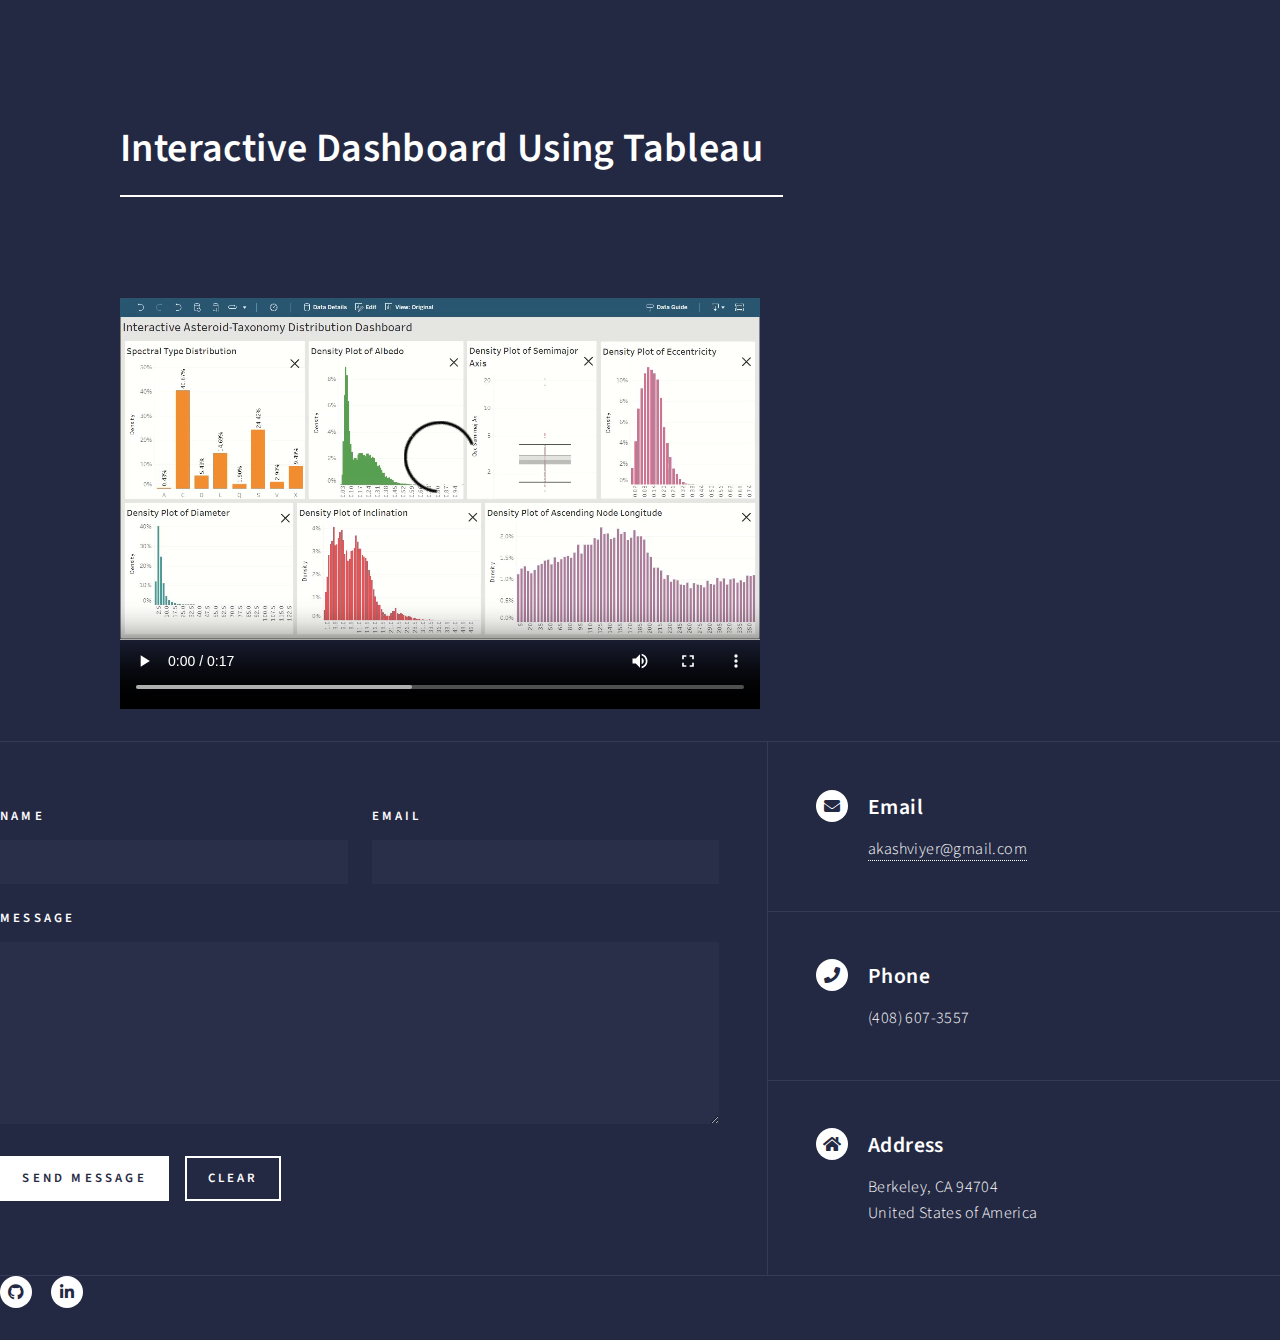
<file: asteroid-classification.html>
<!DOCTYPE HTML>
<!--
	Forty by HTML5 UP
	html5up.net | @ajlkn
	Free for personal and commercial use under the CCA 3.0 license (html5up.net/license)
-->
<html>
	<head>
		<meta charset="utf-8" />
		<meta name="viewport" content="width=device-width, initial-scale=1, user-scalable=no" />
		<link rel="stylesheet" href="assets/css/main.css" />
		<noscript><link rel="stylesheet" href="assets/css/noscript.css" /></noscript>

		<style>
    </style>

    <!--<script type="module" src="https://public.tableau.com/javascripts/api/tableau.embedding.3.latest.js"></script> 
		-->
	</head>
	<body class="is-preload">

		<!-- Wrapper -->
			<div id="wrapper">
				<!-- Main -->
					<div id="main" class="alt">

						<!-- One -->
							<section id="one">
								<div class="inner">
									<header class="major">
										<h1>Interactive Dashboard Using Tableau</h1>
									</header>

									<div style="width:40em; height:30em;">
										<video controls width="100%" height="100%">
										        <source src="videos/tableau_vid.mp4" type="video/mp4">
										        Your browser does not support the video tag.
										</video>
									</div>
										
								 <!-- <tableau-viz id="tableauViz" src="https://us-west-2b.online.tableau.com/#/site/akashviyer/views/InteractiveAsteroid-TaxonomyDashboard/Dashboard1?:iid=1"  toolbar="bottom" hide-tabs>  
</tableau-viz> -->
										
									</div>
								</div>
							</section>

					</div>

				<!-- Contact -->
					<section id="contact">
						<div class="inner">
							<section>
								<form method="post" action="#">
									<div class="fields">
										<div class="field half">
											<label for="name">Name</label>
											<input type="text" name="name" id="name" />
										</div>
										<div class="field half">
											<label for="email">Email</label>
											<input type="text" name="email" id="email" />
										</div>
										<div class="field">
											<label for="message">Message</label>
											<textarea name="message" id="message" rows="6"></textarea>
										</div>
									</div>
									<ul class="actions">
										<li><input type="submit" value="Send Message" class="primary" /></li>
										<li><input type="reset" value="Clear" /></li>
									</ul>
								</form>
							</section>
							<section class="split">
								<section>
									<div class="contact-method">
										<span class="icon solid alt fa-envelope"></span>
										<h3>Email</h3>
										<a href="#">akashviyer@gmail.com</a>
									</div>
								</section>
								<section>
									<div class="contact-method">
										<span class="icon solid alt fa-phone"></span>
										<h3>Phone</h3>
										<span>(408) 607-3557</span>
									</div>
								</section>
								<section>
									<div class="contact-method">
										<span class="icon solid alt fa-home"></span>
										<h3>Address</h3>
										<span>
										Berkeley, CA 94704<br />
										United States of America</span>
									</div>
								</section>
							</section>
						</div>
					</section>

				<!-- Footer -->
					<footer id="footer">
						<div class="inner">
							<ul class="icons">
								<li><a href="#" class="icon brands alt fa-github"><span class="label">GitHub</span></a></li>
								<li><a href="#" class="icon brands alt fa-linkedin-in"><span class="label">LinkedIn</span></a></li>
							</ul>
						</div>
					</footer>

			</div>

		<!-- Scripts -->
			<script src="assets/js/jquery.min.js"></script>
			<script src="assets/js/jquery.scrolly.min.js"></script>
			<script src="assets/js/jquery.scrollex.min.js"></script>
			<script src="assets/js/browser.min.js"></script>
			<script src="assets/js/breakpoints.min.js"></script>
			<script src="assets/js/util.js"></script>
			<script src="assets/js/main.js"></script>

	</body>
</html>
</file>
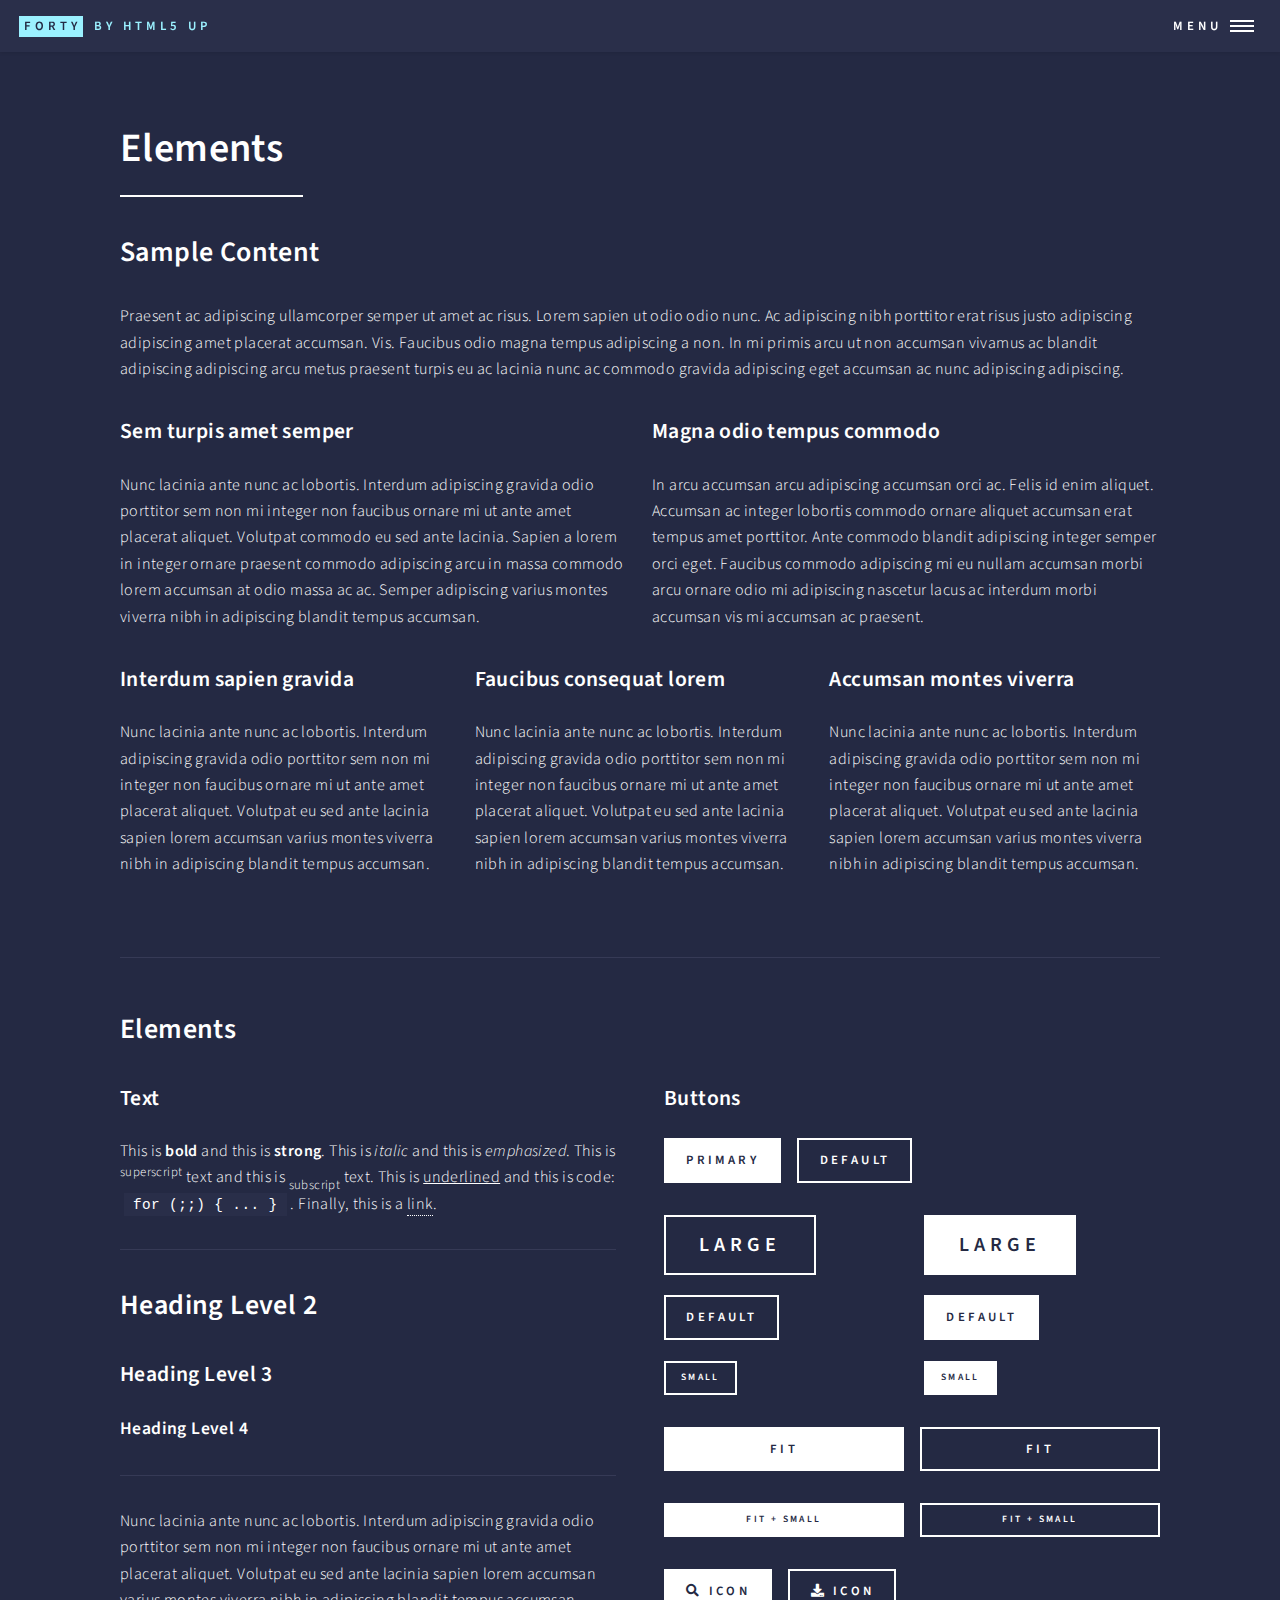
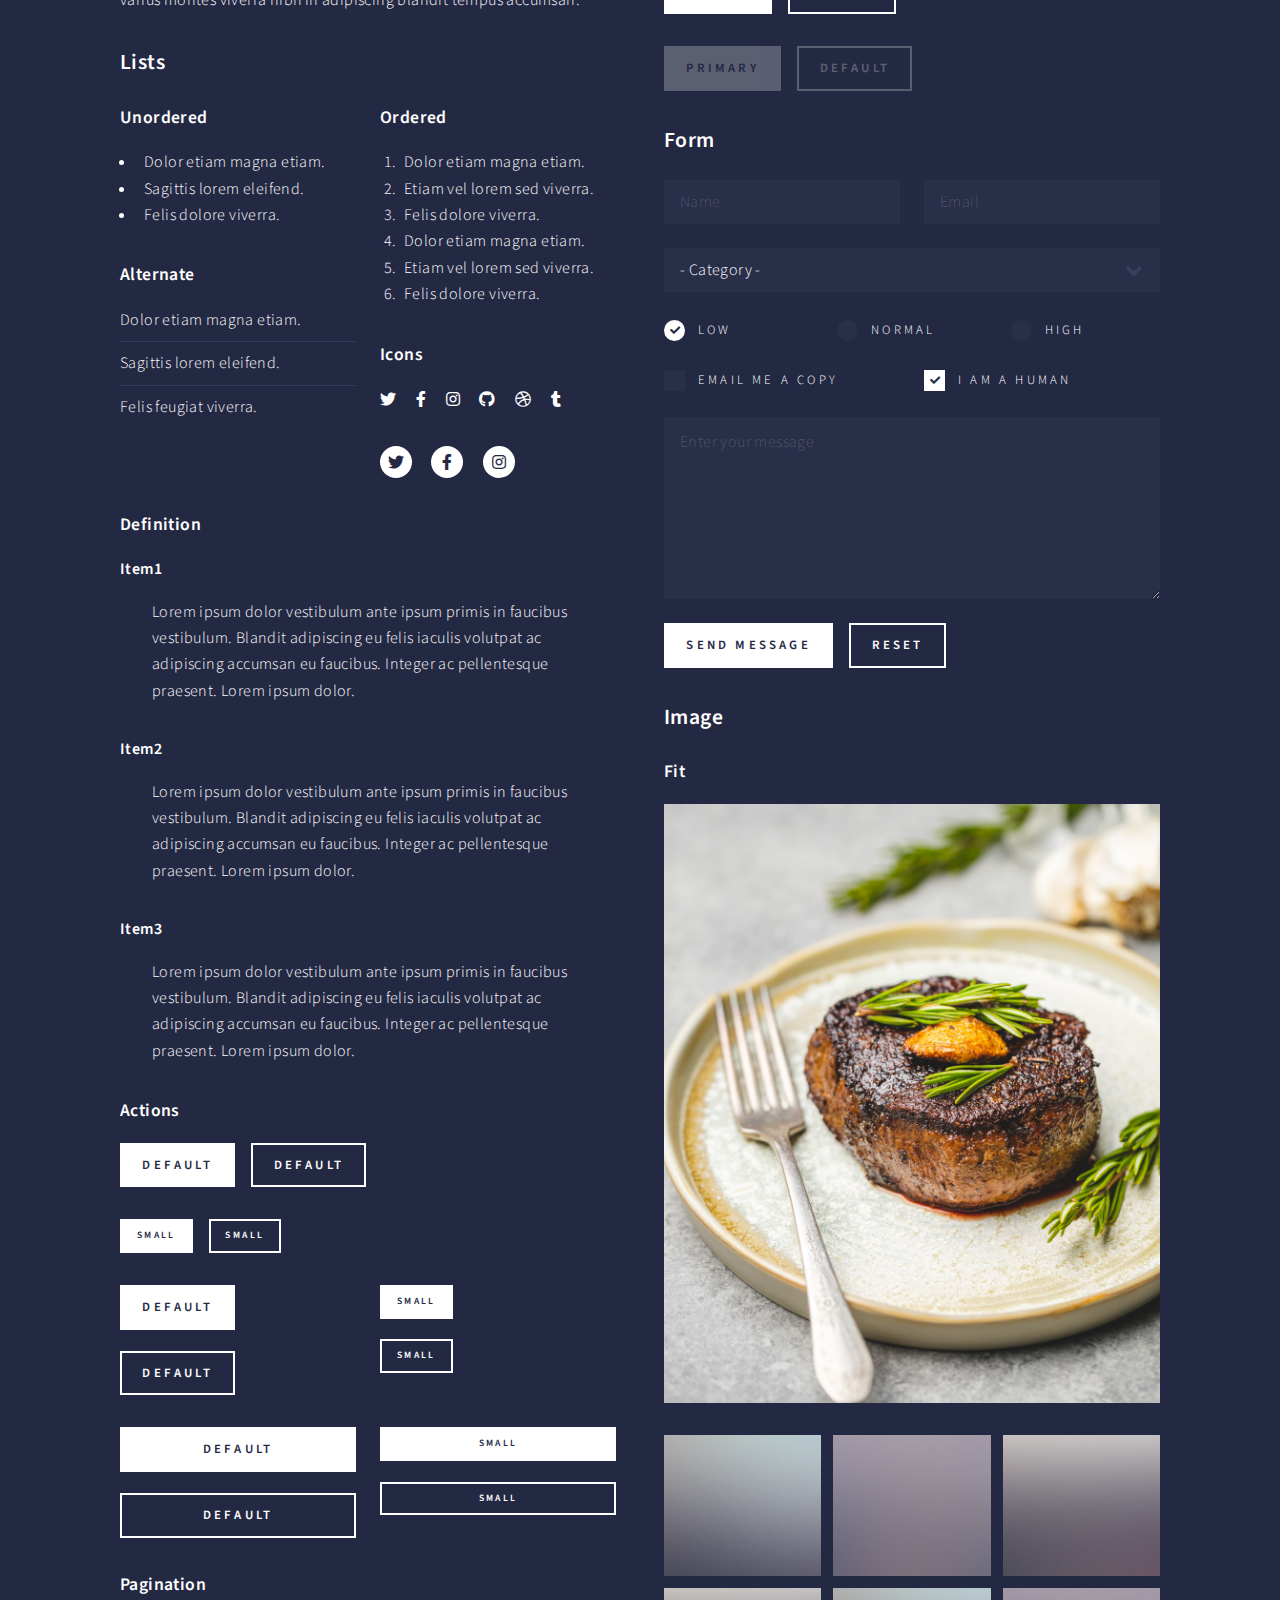
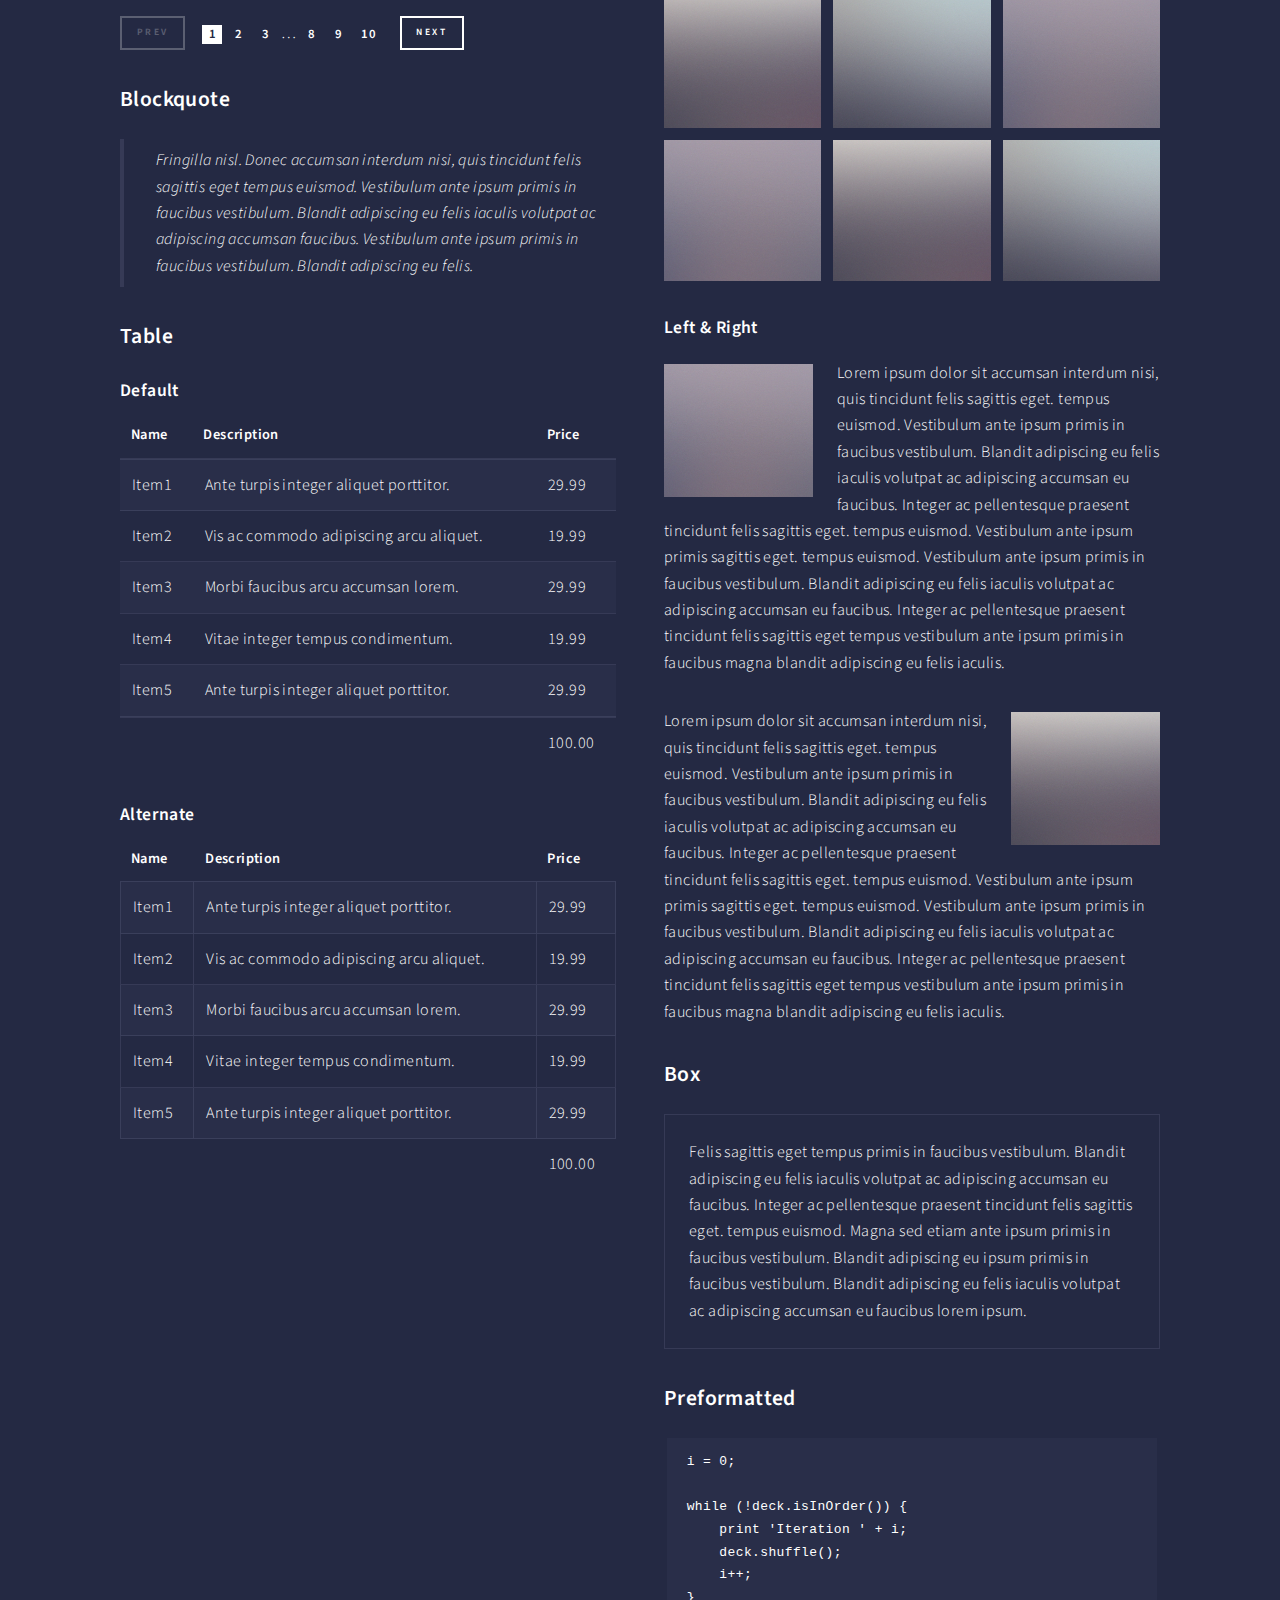
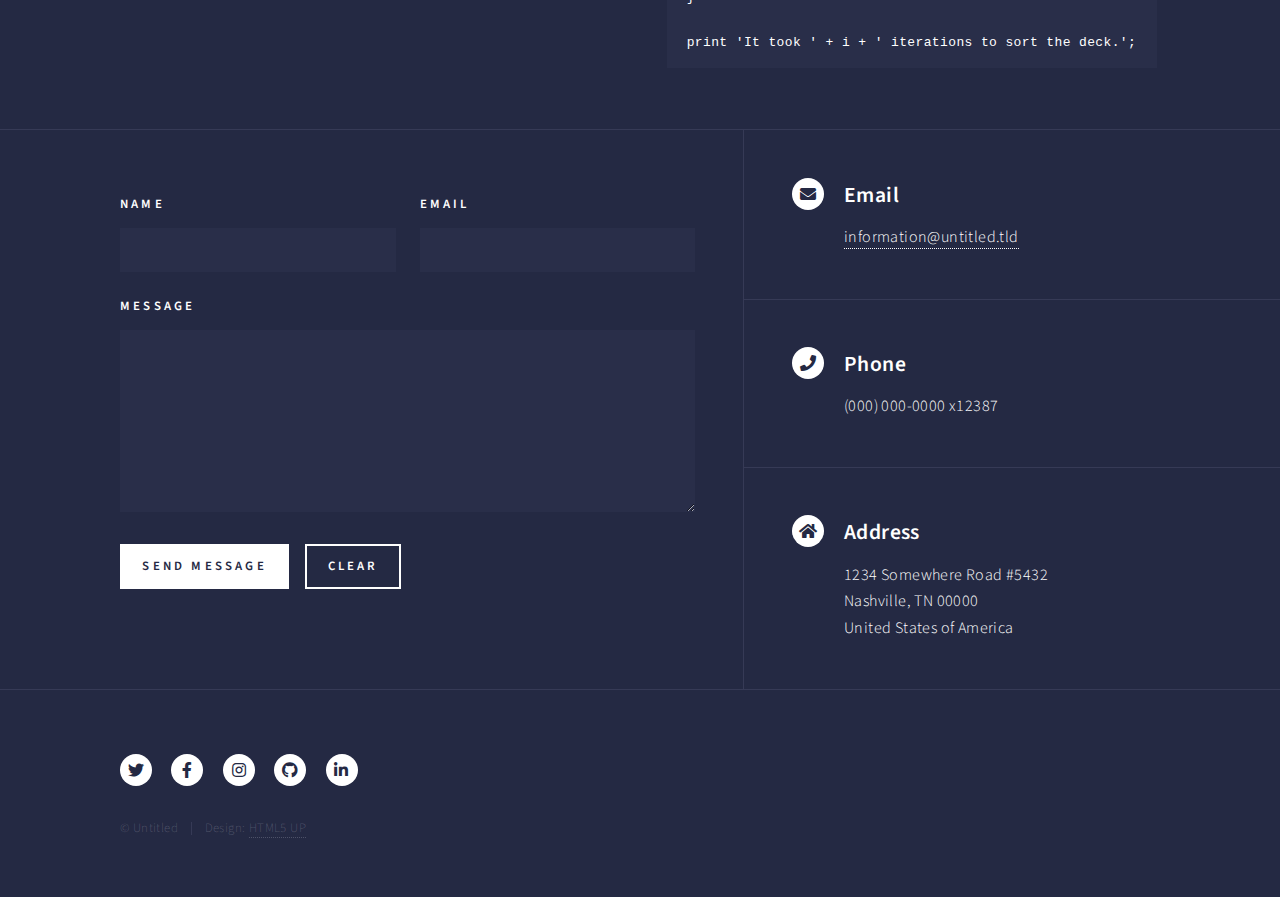
<file: elements.html>
<!DOCTYPE HTML>
<!--
	Forty by HTML5 UP
	html5up.net | @ajlkn
	Free for personal and commercial use under the CCA 3.0 license (html5up.net/license)
-->
<html>
	<head>
		<title>Elements - Forty by HTML5 UP</title>
		<meta charset="utf-8" />
		<meta name="viewport" content="width=device-width, initial-scale=1, user-scalable=no" />
		<link rel="stylesheet" href="assets/css/main.css" />
		<noscript><link rel="stylesheet" href="assets/css/noscript.css" /></noscript>
	</head>
	<body class="is-preload">

		<!-- Wrapper -->
			<div id="wrapper">

				<!-- Header -->
					<header id="header">
						<a href="index.html" class="logo"><strong>Forty</strong> <span>by HTML5 UP</span></a>
						<nav>
							<a href="#menu">Menu</a>
						</nav>
					</header>

				<!-- Menu -->
					<nav id="menu">
						<ul class="links">
							<li><a href="index.html">Home</a></li>
							<li><a href="landing.html">Landing</a></li>
							<li><a href="generic.html">Generic</a></li>
							<li><a href="elements.html">Elements</a></li>
						</ul>
						<ul class="actions stacked">
							<li><a href="#" class="button primary fit">Get Started</a></li>
							<li><a href="#" class="button fit">Log In</a></li>
						</ul>
					</nav>

				<!-- Main -->
					<div id="main" class="alt">

						<!-- One -->
							<section id="one">
								<div class="inner">
									<header class="major">
										<h1>Elements</h1>
									</header>

									<!-- Content -->
										<h2 id="content">Sample Content</h2>
										<p>Praesent ac adipiscing ullamcorper semper ut amet ac risus. Lorem sapien ut odio odio nunc. Ac adipiscing nibh porttitor erat risus justo adipiscing adipiscing amet placerat accumsan. Vis. Faucibus odio magna tempus adipiscing a non. In mi primis arcu ut non accumsan vivamus ac blandit adipiscing adipiscing arcu metus praesent turpis eu ac lacinia nunc ac commodo gravida adipiscing eget accumsan ac nunc adipiscing adipiscing.</p>
										<div class="row">
											<div class="col-6 col-12-small">
												<h3>Sem turpis amet semper</h3>
												<p>Nunc lacinia ante nunc ac lobortis. Interdum adipiscing gravida odio porttitor sem non mi integer non faucibus ornare mi ut ante amet placerat aliquet. Volutpat commodo eu sed ante lacinia. Sapien a lorem in integer ornare praesent commodo adipiscing arcu in massa commodo lorem accumsan at odio massa ac ac. Semper adipiscing varius montes viverra nibh in adipiscing blandit tempus accumsan.</p>
											</div>
											<div class="col-6 col-12-small">
												<h3>Magna odio tempus commodo</h3>
												<p>In arcu accumsan arcu adipiscing accumsan orci ac. Felis id enim aliquet. Accumsan ac integer lobortis commodo ornare aliquet accumsan erat tempus amet porttitor. Ante commodo blandit adipiscing integer semper orci eget. Faucibus commodo adipiscing mi eu nullam accumsan morbi arcu ornare odio mi adipiscing nascetur lacus ac interdum morbi accumsan vis mi accumsan ac praesent.</p>
											</div>
											<!-- Break -->
											<div class="col-4 col-12-medium">
												<h3>Interdum sapien gravida</h3>
												<p>Nunc lacinia ante nunc ac lobortis. Interdum adipiscing gravida odio porttitor sem non mi integer non faucibus ornare mi ut ante amet placerat aliquet. Volutpat eu sed ante lacinia sapien lorem accumsan varius montes viverra nibh in adipiscing blandit tempus accumsan.</p>
											</div>
											<div class="col-4 col-12-medium">
												<h3>Faucibus consequat lorem</h3>
												<p>Nunc lacinia ante nunc ac lobortis. Interdum adipiscing gravida odio porttitor sem non mi integer non faucibus ornare mi ut ante amet placerat aliquet. Volutpat eu sed ante lacinia sapien lorem accumsan varius montes viverra nibh in adipiscing blandit tempus accumsan.</p>
											</div>
											<div class="col-4 col-12-medium">
												<h3>Accumsan montes viverra</h3>
												<p>Nunc lacinia ante nunc ac lobortis. Interdum adipiscing gravida odio porttitor sem non mi integer non faucibus ornare mi ut ante amet placerat aliquet. Volutpat eu sed ante lacinia sapien lorem accumsan varius montes viverra nibh in adipiscing blandit tempus accumsan.</p>
											</div>
										</div>

									<hr class="major" />

									<!-- Elements -->
										<h2 id="elements">Elements</h2>
										<div class="row gtr-200">
											<div class="col-6 col-12-medium">

												<!-- Text stuff -->
													<h3>Text</h3>
													<p>This is <b>bold</b> and this is <strong>strong</strong>. This is <i>italic</i> and this is <em>emphasized</em>.
													This is <sup>superscript</sup> text and this is <sub>subscript</sub> text.
													This is <u>underlined</u> and this is code: <code>for (;;) { ... }</code>.
													Finally, this is a <a href="#">link</a>.</p>
													<hr />
													<h2>Heading Level 2</h2>
													<h3>Heading Level 3</h3>
													<h4>Heading Level 4</h4>
													<hr />
													<p>Nunc lacinia ante nunc ac lobortis. Interdum adipiscing gravida odio porttitor sem non mi integer non faucibus ornare mi ut ante amet placerat aliquet. Volutpat eu sed ante lacinia sapien lorem accumsan varius montes viverra nibh in adipiscing blandit tempus accumsan.</p>

												<!-- Lists -->
													<h3>Lists</h3>
													<div class="row">
														<div class="col-6 col-12-small">

															<h4>Unordered</h4>
															<ul>
																<li>Dolor etiam magna etiam.</li>
																<li>Sagittis lorem eleifend.</li>
																<li>Felis dolore viverra.</li>
															</ul>

															<h4>Alternate</h4>
															<ul class="alt">
																<li>Dolor etiam magna etiam.</li>
																<li>Sagittis lorem eleifend.</li>
																<li>Felis feugiat viverra.</li>
															</ul>

														</div>
														<div class="col-6 col-12-small">

															<h4>Ordered</h4>
															<ol>
																<li>Dolor etiam magna etiam.</li>
																<li>Etiam vel lorem sed viverra.</li>
																<li>Felis dolore viverra.</li>
																<li>Dolor etiam magna etiam.</li>
																<li>Etiam vel lorem sed viverra.</li>
																<li>Felis dolore viverra.</li>
															</ol>

															<h4>Icons</h4>
															<ul class="icons">
																<li><a href="#" class="icon brands fa-twitter"><span class="label">Twitter</span></a></li>
																<li><a href="#" class="icon brands fa-facebook-f"><span class="label">Facebook</span></a></li>
																<li><a href="#" class="icon brands fa-instagram"><span class="label">Instagram</span></a></li>
																<li><a href="#" class="icon brands fa-github"><span class="label">Github</span></a></li>
																<li><a href="#" class="icon brands fa-dribbble"><span class="label">Dribbble</span></a></li>
																<li><a href="#" class="icon brands fa-tumblr"><span class="label">Tumblr</span></a></li>
															</ul>
															<ul class="icons">
																<li><a href="#" class="icon brands alt fa-twitter"><span class="label">Twitter</span></a></li>
																<li><a href="#" class="icon brands alt fa-facebook-f"><span class="label">Facebook</span></a></li>
																<li><a href="#" class="icon brands alt fa-instagram"><span class="label">Instagram</span></a></li>
															</ul>

														</div>
													</div>
													<h4>Definition</h4>
													<dl>
														<dt>Item1</dt>
														<dd>
															<p>Lorem ipsum dolor vestibulum ante ipsum primis in faucibus vestibulum. Blandit adipiscing eu felis iaculis volutpat ac adipiscing accumsan eu faucibus. Integer ac pellentesque praesent. Lorem ipsum dolor.</p>
														</dd>
														<dt>Item2</dt>
														<dd>
															<p>Lorem ipsum dolor vestibulum ante ipsum primis in faucibus vestibulum. Blandit adipiscing eu felis iaculis volutpat ac adipiscing accumsan eu faucibus. Integer ac pellentesque praesent. Lorem ipsum dolor.</p>
														</dd>
														<dt>Item3</dt>
														<dd>
															<p>Lorem ipsum dolor vestibulum ante ipsum primis in faucibus vestibulum. Blandit adipiscing eu felis iaculis volutpat ac adipiscing accumsan eu faucibus. Integer ac pellentesque praesent. Lorem ipsum dolor.</p>
														</dd>
													</dl>

													<h4>Actions</h4>
													<ul class="actions">
														<li><a href="#" class="button primary">Default</a></li>
														<li><a href="#" class="button">Default</a></li>
													</ul>
													<ul class="actions small">
														<li><a href="#" class="button primary small">Small</a></li>
														<li><a href="#" class="button small">Small</a></li>
													</ul>
													<div class="row">
														<div class="col-6 col-12-small">
															<ul class="actions stacked">
																<li><a href="#" class="button primary">Default</a></li>
																<li><a href="#" class="button">Default</a></li>
															</ul>
														</div>
														<div class="col-6 col-12-small">
															<ul class="actions stacked">
																<li><a href="#" class="button primary small">Small</a></li>
																<li><a href="#" class="button small">Small</a></li>
															</ul>
														</div>
														<div class="col-6 col-12-small">
															<ul class="actions stacked">
																<li><a href="#" class="button primary fit">Default</a></li>
																<li><a href="#" class="button fit">Default</a></li>
															</ul>
														</div>
														<div class="col-6 col-12-small">
															<ul class="actions stacked">
																<li><a href="#" class="button primary small fit">Small</a></li>
																<li><a href="#" class="button small fit">Small</a></li>
															</ul>
														</div>
													</div>

													<h4>Pagination</h4>
													<ul class="pagination">
														<li><span class="button small disabled">Prev</span></li>
														<li><a href="#" class="page active">1</a></li>
														<li><a href="#" class="page">2</a></li>
														<li><a href="#" class="page">3</a></li>
														<li><span>&hellip;</span></li>
														<li><a href="#" class="page">8</a></li>
														<li><a href="#" class="page">9</a></li>
														<li><a href="#" class="page">10</a></li>
														<li><a href="#" class="button small">Next</a></li>
													</ul>

												<!-- Blockquote -->
													<h3>Blockquote</h3>
													<blockquote>Fringilla nisl. Donec accumsan interdum nisi, quis tincidunt felis sagittis eget tempus euismod. Vestibulum ante ipsum primis in faucibus vestibulum. Blandit adipiscing eu felis iaculis volutpat ac adipiscing accumsan faucibus. Vestibulum ante ipsum primis in faucibus vestibulum. Blandit adipiscing eu felis.</blockquote>

												<!-- Table -->
													<h3>Table</h3>

													<h4>Default</h4>
													<div class="table-wrapper">
														<table>
															<thead>
																<tr>
																	<th>Name</th>
																	<th>Description</th>
																	<th>Price</th>
																</tr>
															</thead>
															<tbody>
																<tr>
																	<td>Item1</td>
																	<td>Ante turpis integer aliquet porttitor.</td>
																	<td>29.99</td>
																</tr>
																<tr>
																	<td>Item2</td>
																	<td>Vis ac commodo adipiscing arcu aliquet.</td>
																	<td>19.99</td>
																</tr>
																<tr>
																	<td>Item3</td>
																	<td> Morbi faucibus arcu accumsan lorem.</td>
																	<td>29.99</td>
																</tr>
																<tr>
																	<td>Item4</td>
																	<td>Vitae integer tempus condimentum.</td>
																	<td>19.99</td>
																</tr>
																<tr>
																	<td>Item5</td>
																	<td>Ante turpis integer aliquet porttitor.</td>
																	<td>29.99</td>
																</tr>
															</tbody>
															<tfoot>
																<tr>
																	<td colspan="2"></td>
																	<td>100.00</td>
																</tr>
															</tfoot>
														</table>
													</div>

													<h4>Alternate</h4>
													<div class="table-wrapper">
														<table class="alt">
															<thead>
																<tr>
																	<th>Name</th>
																	<th>Description</th>
																	<th>Price</th>
																</tr>
															</thead>
															<tbody>
																<tr>
																	<td>Item1</td>
																	<td>Ante turpis integer aliquet porttitor.</td>
																	<td>29.99</td>
																</tr>
																<tr>
																	<td>Item2</td>
																	<td>Vis ac commodo adipiscing arcu aliquet.</td>
																	<td>19.99</td>
																</tr>
																<tr>
																	<td>Item3</td>
																	<td> Morbi faucibus arcu accumsan lorem.</td>
																	<td>29.99</td>
																</tr>
																<tr>
																	<td>Item4</td>
																	<td>Vitae integer tempus condimentum.</td>
																	<td>19.99</td>
																</tr>
																<tr>
																	<td>Item5</td>
																	<td>Ante turpis integer aliquet porttitor.</td>
																	<td>29.99</td>
																</tr>
															</tbody>
															<tfoot>
																<tr>
																	<td colspan="2"></td>
																	<td>100.00</td>
																</tr>
															</tfoot>
														</table>
													</div>

											</div>
											<div class="col-6 col-12-medium">

												<!-- Buttons -->
													<h3>Buttons</h3>
													<ul class="actions">
														<li><a href="#" class="button primary">Primary</a></li>
														<li><a href="#" class="button">Default</a></li>
													</ul>
													<div class="row">
														<div class="col-6 col-12-xsmall">
															<ul class="actions stacked">
																<li><a href="#" class="button large">Large</a></li>
																<li><a href="#" class="button">Default</a></li>
																<li><a href="#" class="button small">Small</a></li>
															</ul>
														</div>
														<div class="col-6 col-12-xsmall">
															<ul class="actions stacked">
																<li><a href="#" class="button primary large">Large</a></li>
																<li><a href="#" class="button primary">Default</a></li>
																<li><a href="#" class="button primary small">Small</a></li>
															</ul>
														</div>
													</div>
													<ul class="actions fit">
														<li><a href="#" class="button primary fit">Fit</a></li>
														<li><a href="#" class="button fit">Fit</a></li>
													</ul>
													<ul class="actions fit small">
														<li><a href="#" class="button primary fit small">Fit + Small</a></li>
														<li><a href="#" class="button fit small">Fit + Small</a></li>
													</ul>
													<ul class="actions">
														<li><a href="#" class="button primary icon solid fa-search">Icon</a></li>
														<li><a href="#" class="button icon solid fa-download">Icon</a></li>
													</ul>
													<ul class="actions">
														<li><span class="button primary disabled">Primary</span></li>
														<li><span class="button disabled">Default</span></li>
													</ul>

												<!-- Form -->
													<h3>Form</h3>

													<form method="post" action="#">
														<div class="row gtr-uniform">
															<div class="col-6 col-12-xsmall">
																<input type="text" name="demo-name" id="demo-name" value="" placeholder="Name" />
															</div>
															<div class="col-6 col-12-xsmall">
																<input type="email" name="demo-email" id="demo-email" value="" placeholder="Email" />
															</div>
															<!-- Break -->
															<div class="col-12">
																<select name="demo-category" id="demo-category">
																	<option value="">- Category -</option>
																	<option value="1">Manufacturing</option>
																	<option value="1">Shipping</option>
																	<option value="1">Administration</option>
																	<option value="1">Human Resources</option>
																</select>
															</div>
															<!-- Break -->
															<div class="col-4 col-12-small">
																<input type="radio" id="demo-priority-low" name="demo-priority" checked>
																<label for="demo-priority-low">Low</label>
															</div>
															<div class="col-4 col-12-small">
																<input type="radio" id="demo-priority-normal" name="demo-priority">
																<label for="demo-priority-normal">Normal</label>
															</div>
															<div class="col-4 col-12-small">
																<input type="radio" id="demo-priority-high" name="demo-priority">
																<label for="demo-priority-high">High</label>
															</div>
															<!-- Break -->
															<div class="col-6 col-12-small">
																<input type="checkbox" id="demo-copy" name="demo-copy">
																<label for="demo-copy">Email me a copy</label>
															</div>
															<div class="col-6 col-12-small">
																<input type="checkbox" id="demo-human" name="demo-human" checked>
																<label for="demo-human">I am a human</label>
															</div>
															<!-- Break -->
															<div class="col-12">
																<textarea name="demo-message" id="demo-message" placeholder="Enter your message" rows="6"></textarea>
															</div>
															<!-- Break -->
															<div class="col-12">
																<ul class="actions">
																	<li><input type="submit" value="Send Message" class="primary" /></li>
																	<li><input type="reset" value="Reset" /></li>
																</ul>
															</div>
														</div>
													</form>

												<!-- Image -->
													<h3>Image</h3>

													<h4>Fit</h4>
													<span class="image fit"><img src="images/pic03.jpg" alt="" /></span>
													<div class="box alt">
														<div class="row gtr-50 gtr-uniform">
															<div class="col-4"><span class="image fit"><img src="images/pic08.jpg" alt="" /></span></div>
															<div class="col-4"><span class="image fit"><img src="images/pic09.jpg" alt="" /></span></div>
															<div class="col-4"><span class="image fit"><img src="images/pic10.jpg" alt="" /></span></div>
															<!-- Break -->
															<div class="col-4"><span class="image fit"><img src="images/pic10.jpg" alt="" /></span></div>
															<div class="col-4"><span class="image fit"><img src="images/pic08.jpg" alt="" /></span></div>
															<div class="col-4"><span class="image fit"><img src="images/pic09.jpg" alt="" /></span></div>
															<!-- Break -->
															<div class="col-4"><span class="image fit"><img src="images/pic09.jpg" alt="" /></span></div>
															<div class="col-4"><span class="image fit"><img src="images/pic10.jpg" alt="" /></span></div>
															<div class="col-4"><span class="image fit"><img src="images/pic08.jpg" alt="" /></span></div>
														</div>
													</div>

													<h4>Left &amp; Right</h4>
													<p><span class="image left"><img src="images/pic09.jpg" alt="" /></span>Lorem ipsum dolor sit accumsan interdum nisi, quis tincidunt felis sagittis eget. tempus euismod. Vestibulum ante ipsum primis in faucibus vestibulum. Blandit adipiscing eu felis iaculis volutpat ac adipiscing accumsan eu faucibus. Integer ac pellentesque praesent tincidunt felis sagittis eget. tempus euismod. Vestibulum ante ipsum primis sagittis eget. tempus euismod. Vestibulum ante ipsum primis in faucibus vestibulum. Blandit adipiscing eu felis iaculis volutpat ac adipiscing accumsan eu faucibus. Integer ac pellentesque praesent tincidunt felis sagittis eget tempus vestibulum ante ipsum primis in faucibus magna blandit adipiscing eu felis iaculis.</p>
													<p><span class="image right"><img src="images/pic10.jpg" alt="" /></span>Lorem ipsum dolor sit accumsan interdum nisi, quis tincidunt felis sagittis eget. tempus euismod. Vestibulum ante ipsum primis in faucibus vestibulum. Blandit adipiscing eu felis iaculis volutpat ac adipiscing accumsan eu faucibus. Integer ac pellentesque praesent tincidunt felis sagittis eget. tempus euismod. Vestibulum ante ipsum primis sagittis eget. tempus euismod. Vestibulum ante ipsum primis in faucibus vestibulum. Blandit adipiscing eu felis iaculis volutpat ac adipiscing accumsan eu faucibus. Integer ac pellentesque praesent tincidunt felis sagittis eget tempus vestibulum ante ipsum primis in faucibus magna blandit adipiscing eu felis iaculis.</p>

												<!-- Box -->
													<h3>Box</h3>
													<div class="box">
														<p>Felis sagittis eget tempus primis in faucibus vestibulum. Blandit adipiscing eu felis iaculis volutpat ac adipiscing accumsan eu faucibus. Integer ac pellentesque praesent tincidunt felis sagittis eget. tempus euismod. Magna sed etiam ante ipsum primis in faucibus vestibulum. Blandit adipiscing eu ipsum primis in faucibus vestibulum. Blandit adipiscing eu felis iaculis volutpat ac adipiscing accumsan eu faucibus lorem ipsum.</p>
													</div>

												<!-- Preformatted Code -->
													<h3>Preformatted</h3>
													<pre><code>i = 0;

while (!deck.isInOrder()) {
    print 'Iteration ' + i;
    deck.shuffle();
    i++;
}

print 'It took ' + i + ' iterations to sort the deck.';
</code></pre>

											</div>
										</div>

								</div>
							</section>

					</div>

				<!-- Contact -->
					<section id="contact">
						<div class="inner">
							<section>
								<form method="post" action="#">
									<div class="fields">
										<div class="field half">
											<label for="name">Name</label>
											<input type="text" name="name" id="name" />
										</div>
										<div class="field half">
											<label for="email">Email</label>
											<input type="text" name="email" id="email" />
										</div>
										<div class="field">
											<label for="message">Message</label>
											<textarea name="message" id="message" rows="6"></textarea>
										</div>
									</div>
									<ul class="actions">
										<li><input type="submit" value="Send Message" class="primary" /></li>
										<li><input type="reset" value="Clear" /></li>
									</ul>
								</form>
							</section>
							<section class="split">
								<section>
									<div class="contact-method">
										<span class="icon solid alt fa-envelope"></span>
										<h3>Email</h3>
										<a href="#">information@untitled.tld</a>
									</div>
								</section>
								<section>
									<div class="contact-method">
										<span class="icon solid alt fa-phone"></span>
										<h3>Phone</h3>
										<span>(000) 000-0000 x12387</span>
									</div>
								</section>
								<section>
									<div class="contact-method">
										<span class="icon solid alt fa-home"></span>
										<h3>Address</h3>
										<span>1234 Somewhere Road #5432<br />
										Nashville, TN 00000<br />
										United States of America</span>
									</div>
								</section>
							</section>
						</div>
					</section>

				<!-- Footer -->
					<footer id="footer">
						<div class="inner">
							<ul class="icons">
								<li><a href="#" class="icon brands alt fa-twitter"><span class="label">Twitter</span></a></li>
								<li><a href="#" class="icon brands alt fa-facebook-f"><span class="label">Facebook</span></a></li>
								<li><a href="#" class="icon brands alt fa-instagram"><span class="label">Instagram</span></a></li>
								<li><a href="#" class="icon brands alt fa-github"><span class="label">GitHub</span></a></li>
								<li><a href="#" class="icon brands alt fa-linkedin-in"><span class="label">LinkedIn</span></a></li>
							</ul>
							<ul class="copyright">
								<li>&copy; Untitled</li><li>Design: <a href="https://html5up.net">HTML5 UP</a></li>
							</ul>
						</div>
					</footer>

			</div>

		<!-- Scripts -->
			<script src="assets/js/jquery.min.js"></script>
			<script src="assets/js/jquery.scrolly.min.js"></script>
			<script src="assets/js/jquery.scrollex.min.js"></script>
			<script src="assets/js/browser.min.js"></script>
			<script src="assets/js/breakpoints.min.js"></script>
			<script src="assets/js/util.js"></script>
			<script src="assets/js/main.js"></script>

	</body>
</html>
</file>
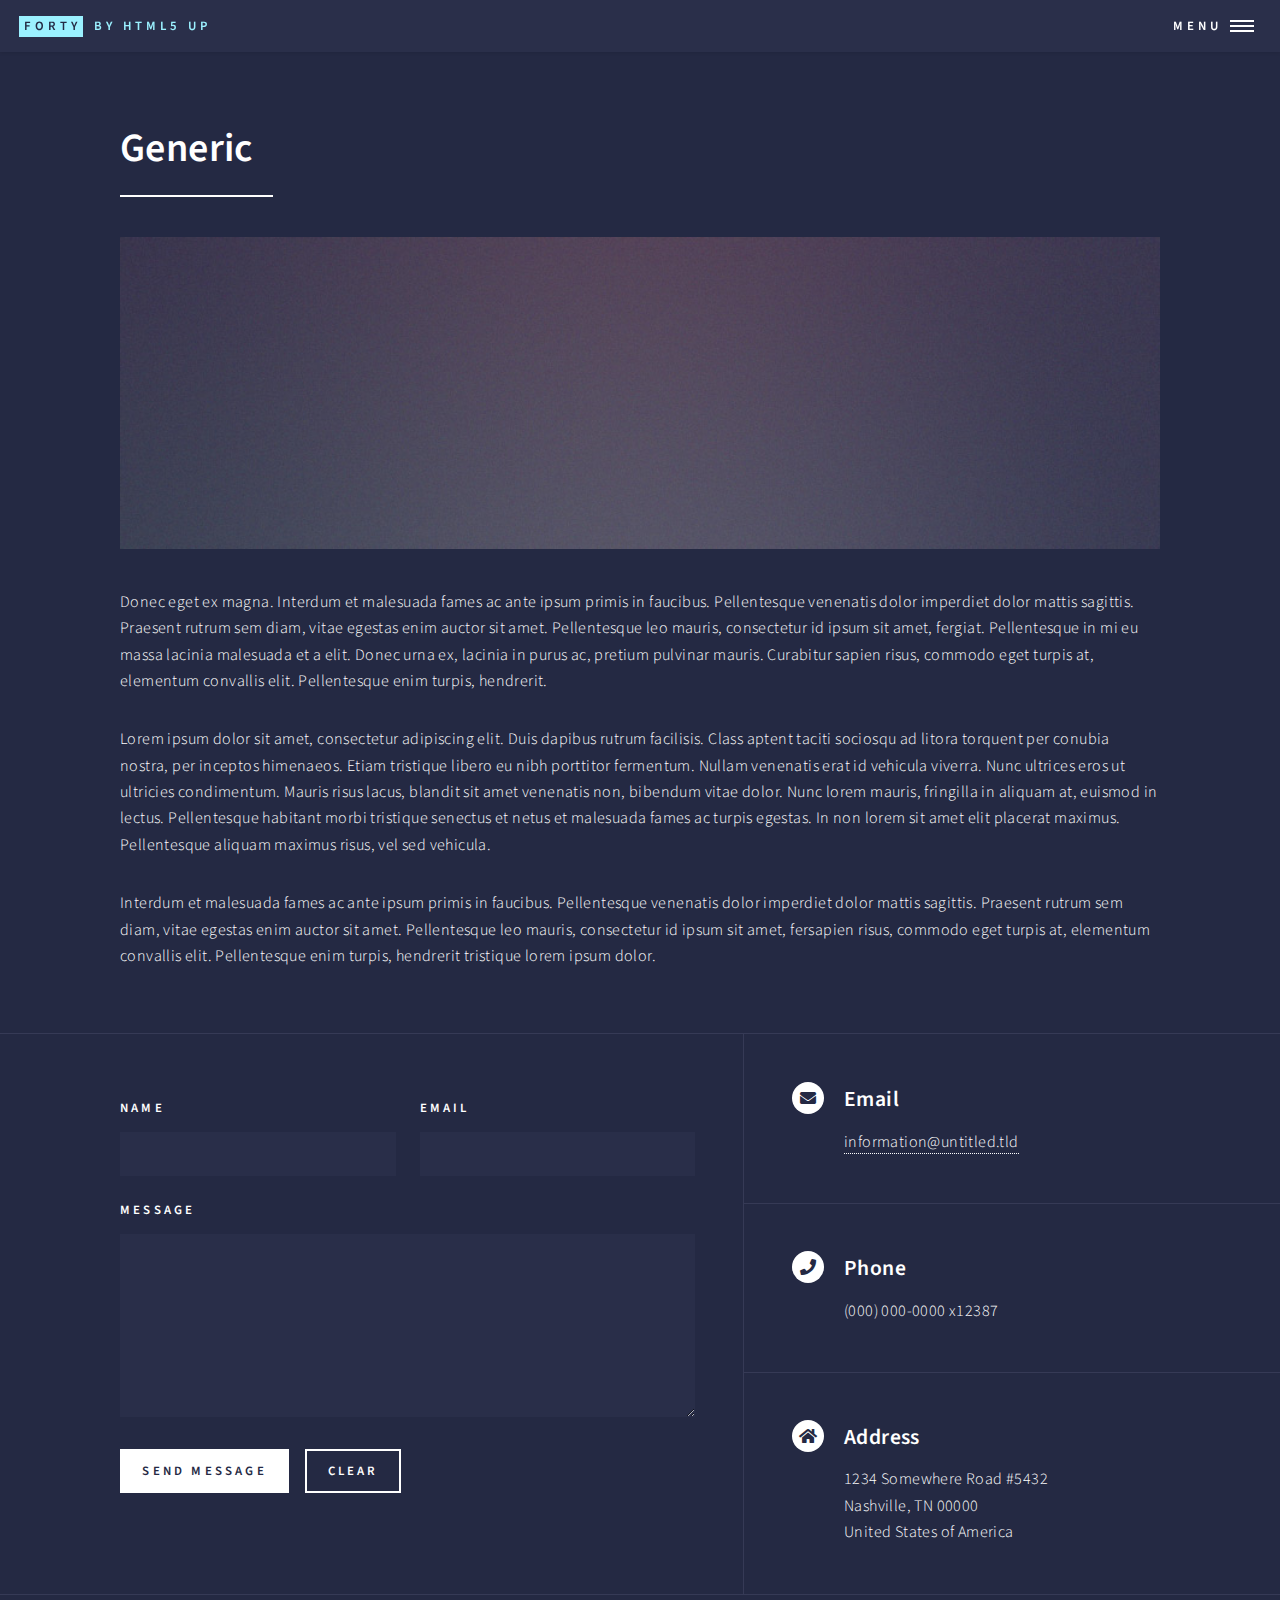
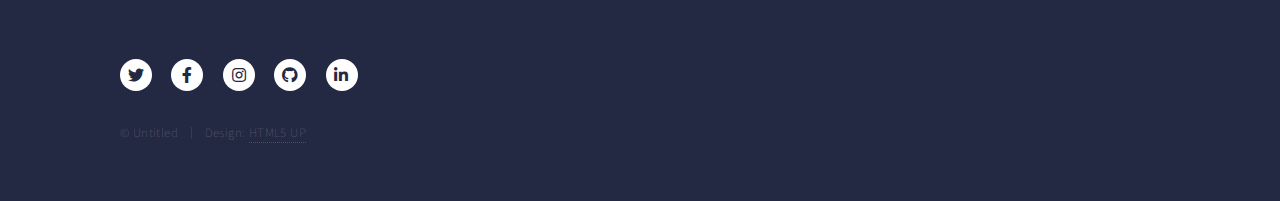
<file: generic.html>
<!DOCTYPE HTML>
<!--
	Forty by HTML5 UP
	html5up.net | @ajlkn
	Free for personal and commercial use under the CCA 3.0 license (html5up.net/license)
-->
<html>
	<head>
		<title>Generic - Forty by HTML5 UP</title>
		<meta charset="utf-8" />
		<meta name="viewport" content="width=device-width, initial-scale=1, user-scalable=no" />
		<link rel="stylesheet" href="assets/css/main.css" />
		<noscript><link rel="stylesheet" href="assets/css/noscript.css" /></noscript>
	</head>
	<body class="is-preload">

		<!-- Wrapper -->
			<div id="wrapper">

				<!-- Header -->
					<header id="header">
						<a href="index.html" class="logo"><strong>Forty</strong> <span>by HTML5 UP</span></a>
						<nav>
							<a href="#menu">Menu</a>
						</nav>
					</header>

				<!-- Menu -->
					<nav id="menu">
						<ul class="links">
							<li><a href="index.html">Home</a></li>
							<li><a href="landing.html">Landing</a></li>
							<li><a href="generic.html">Generic</a></li>
							<li><a href="elements.html">Elements</a></li>
						</ul>
						<ul class="actions stacked">
							<li><a href="#" class="button primary fit">Get Started</a></li>
							<li><a href="#" class="button fit">Log In</a></li>
						</ul>
					</nav>

				<!-- Main -->
					<div id="main" class="alt">

						<!-- One -->
							<section id="one">
								<div class="inner">
									<header class="major">
										<h1>Generic</h1>
									</header>
									<span class="image main"><img src="images/pic11.jpg" alt="" /></span>
									<p>Donec eget ex magna. Interdum et malesuada fames ac ante ipsum primis in faucibus. Pellentesque venenatis dolor imperdiet dolor mattis sagittis. Praesent rutrum sem diam, vitae egestas enim auctor sit amet. Pellentesque leo mauris, consectetur id ipsum sit amet, fergiat. Pellentesque in mi eu massa lacinia malesuada et a elit. Donec urna ex, lacinia in purus ac, pretium pulvinar mauris. Curabitur sapien risus, commodo eget turpis at, elementum convallis elit. Pellentesque enim turpis, hendrerit.</p>
									<p>Lorem ipsum dolor sit amet, consectetur adipiscing elit. Duis dapibus rutrum facilisis. Class aptent taciti sociosqu ad litora torquent per conubia nostra, per inceptos himenaeos. Etiam tristique libero eu nibh porttitor fermentum. Nullam venenatis erat id vehicula viverra. Nunc ultrices eros ut ultricies condimentum. Mauris risus lacus, blandit sit amet venenatis non, bibendum vitae dolor. Nunc lorem mauris, fringilla in aliquam at, euismod in lectus. Pellentesque habitant morbi tristique senectus et netus et malesuada fames ac turpis egestas. In non lorem sit amet elit placerat maximus. Pellentesque aliquam maximus risus, vel sed vehicula.</p>
									<p>Interdum et malesuada fames ac ante ipsum primis in faucibus. Pellentesque venenatis dolor imperdiet dolor mattis sagittis. Praesent rutrum sem diam, vitae egestas enim auctor sit amet. Pellentesque leo mauris, consectetur id ipsum sit amet, fersapien risus, commodo eget turpis at, elementum convallis elit. Pellentesque enim turpis, hendrerit tristique lorem ipsum dolor.</p>
								</div>
							</section>

					</div>

				<!-- Contact -->
					<section id="contact">
						<div class="inner">
							<section>
								<form method="post" action="#">
									<div class="fields">
										<div class="field half">
											<label for="name">Name</label>
											<input type="text" name="name" id="name" />
										</div>
										<div class="field half">
											<label for="email">Email</label>
											<input type="text" name="email" id="email" />
										</div>
										<div class="field">
											<label for="message">Message</label>
											<textarea name="message" id="message" rows="6"></textarea>
										</div>
									</div>
									<ul class="actions">
										<li><input type="submit" value="Send Message" class="primary" /></li>
										<li><input type="reset" value="Clear" /></li>
									</ul>
								</form>
							</section>
							<section class="split">
								<section>
									<div class="contact-method">
										<span class="icon solid alt fa-envelope"></span>
										<h3>Email</h3>
										<a href="#">information@untitled.tld</a>
									</div>
								</section>
								<section>
									<div class="contact-method">
										<span class="icon solid alt fa-phone"></span>
										<h3>Phone</h3>
										<span>(000) 000-0000 x12387</span>
									</div>
								</section>
								<section>
									<div class="contact-method">
										<span class="icon solid alt fa-home"></span>
										<h3>Address</h3>
										<span>1234 Somewhere Road #5432<br />
										Nashville, TN 00000<br />
										United States of America</span>
									</div>
								</section>
							</section>
						</div>
					</section>

				<!-- Footer -->
					<footer id="footer">
						<div class="inner">
							<ul class="icons">
								<li><a href="#" class="icon brands alt fa-twitter"><span class="label">Twitter</span></a></li>
								<li><a href="#" class="icon brands alt fa-facebook-f"><span class="label">Facebook</span></a></li>
								<li><a href="#" class="icon brands alt fa-instagram"><span class="label">Instagram</span></a></li>
								<li><a href="#" class="icon brands alt fa-github"><span class="label">GitHub</span></a></li>
								<li><a href="#" class="icon brands alt fa-linkedin-in"><span class="label">LinkedIn</span></a></li>
							</ul>
							<ul class="copyright">
								<li>&copy; Untitled</li><li>Design: <a href="https://html5up.net">HTML5 UP</a></li>
							</ul>
						</div>
					</footer>

			</div>

		<!-- Scripts -->
			<script src="assets/js/jquery.min.js"></script>
			<script src="assets/js/jquery.scrolly.min.js"></script>
			<script src="assets/js/jquery.scrollex.min.js"></script>
			<script src="assets/js/browser.min.js"></script>
			<script src="assets/js/breakpoints.min.js"></script>
			<script src="assets/js/util.js"></script>
			<script src="assets/js/main.js"></script>

	</body>
</html>
</file>
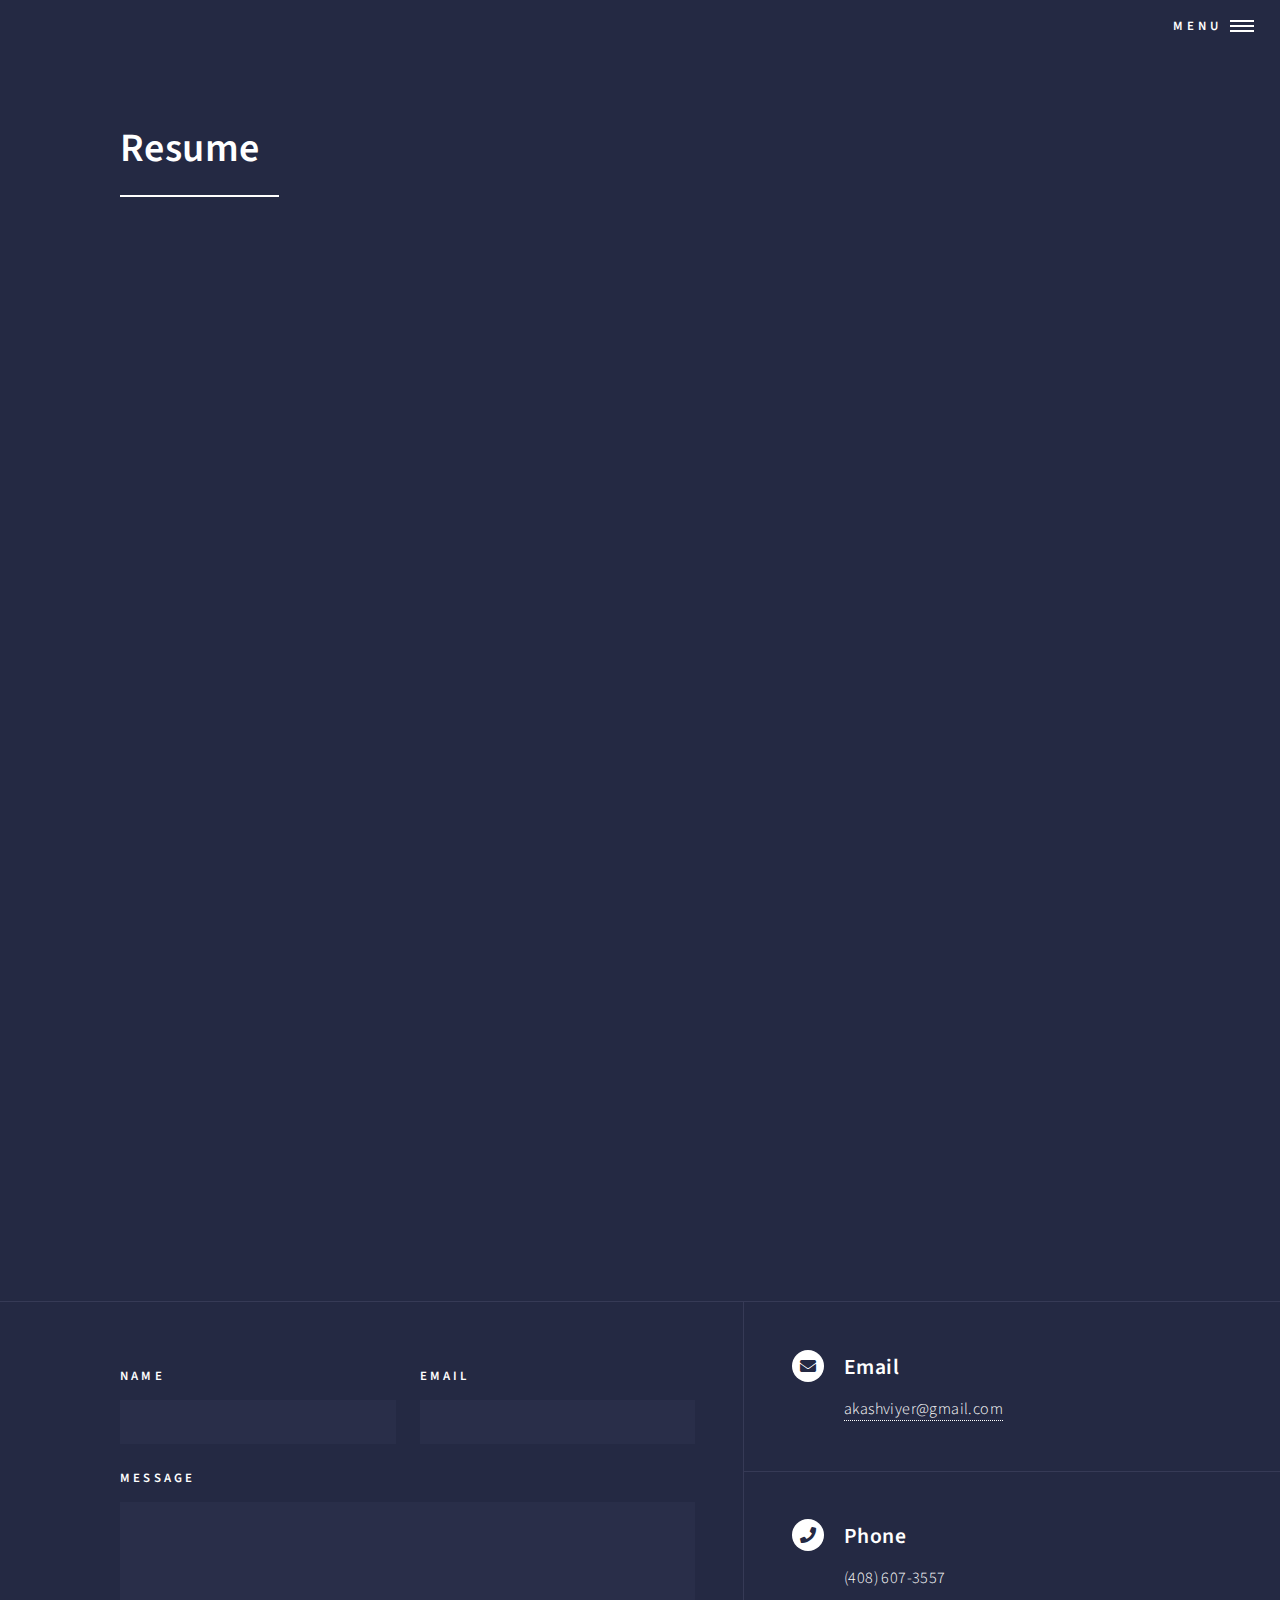
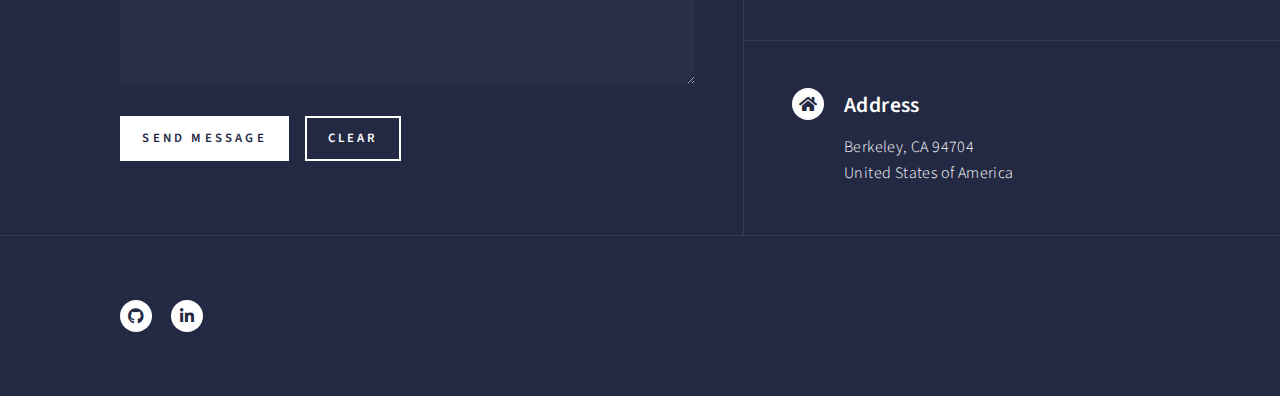
<file: resume.html>
<!DOCTYPE HTML>
<!--
	Forty by HTML5 UP
	html5up.net | @ajlkn
	Free for personal and commercial use under the CCA 3.0 license (html5up.net/license)
-->
<html>
	<head>
		<meta charset="utf-8" />
		<meta name="viewport" content="width=device-width, initial-scale=1, user-scalable=no" />
		<link rel="stylesheet" href="assets/css/main.css" />
		<noscript><link rel="stylesheet" href="assets/css/noscript.css" /></noscript>

		<style>
			.pdf-container {
			    position: relative;
			    padding-bottom: 100%;
			    width: 100%;
			    height: 100%;
			}
			.pdf-iframe {
			    position: absolute;
			    top: 0;
			    left: 0;
			    width: 100%;
			    height: 100%;
			}
    		</style>
		
	</head>
	<body class="is-preload">

		<!-- Wrapper -->
			<div id="wrapper">
				<!-- Header -->
					<header id="header" class="alt">
						<nav>
							<a href="#menu">Menu</a>
						</nav>
					</header>
				
				<!-- Menu -->
					<nav id="menu">
						<ul class="links">
							<li><a href="index.html">Home</a></li>
							<li><a href="">Resume</a></li>
							<!--<li><a href="resume.html">Generic</a></li>
							<li><a href="elements.html">Elements</a></li>-->
						</ul>
					</nav>
				
				<!-- Main -->
					<div id="main" class="alt">

						<!-- One -->
							<section id="one">
								<div class="inner">
									<header class="major">
										<h1>Resume</h1>
									</header>
									<div class="pdf-container">
									        <iframe class="pdf-iframe" src="resume.pdf"></iframe>
									</div>
								</div>
							</section>

					</div>
				
				

				<!-- Contact -->
					<section id="contact">
						<div class="inner">
							<section>
								<form method="post" action="#">
									<div class="fields">
										<div class="field half">
											<label for="name">Name</label>
											<input type="text" name="name" id="name" />
										</div>
										<div class="field half">
											<label for="email">Email</label>
											<input type="text" name="email" id="email" />
										</div>
										<div class="field">
											<label for="message">Message</label>
											<textarea name="message" id="message" rows="6"></textarea>
										</div>
									</div>
									<ul class="actions">
										<li><input type="submit" value="Send Message" class="primary" /></li>
										<li><input type="reset" value="Clear" /></li>
									</ul>
								</form>
							</section>
							<section class="split">
								<section>
									<div class="contact-method">
										<span class="icon solid alt fa-envelope"></span>
										<h3>Email</h3>
										<a href="#">akashviyer@gmail.com</a>
									</div>
								</section>
								<section>
									<div class="contact-method">
										<span class="icon solid alt fa-phone"></span>
										<h3>Phone</h3>
										<span>(408) 607-3557</span>
									</div>
								</section>
								<section>
									<div class="contact-method">
										<span class="icon solid alt fa-home"></span>
										<h3>Address</h3>
										<span>
										Berkeley, CA 94704<br />
										United States of America</span>
									</div>
								</section>
							</section>
						</div>
					</section>

				<!-- Footer -->
					<footer id="footer">
						<div class="inner">
							<ul class="icons">
								<li><a href="https://github.io/akashviyer" class="icon brands alt fa-github"><span class="label">GitHub</span></a></li>
								<li><a href="https://linkedin/com/in/akash-v-iyer" class="icon brands alt fa-linkedin-in"><span class="label">LinkedIn</span></a></li>
							</ul>
						</div>
					</footer>

			</div>

		<!-- Scripts -->
			<script src="assets/js/jquery.min.js"></script>
			<script src="assets/js/jquery.scrolly.min.js"></script>
			<script src="assets/js/jquery.scrollex.min.js"></script>
			<script src="assets/js/browser.min.js"></script>
			<script src="assets/js/breakpoints.min.js"></script>
			<script src="assets/js/util.js"></script>
			<script src="assets/js/main.js"></script>

	</body>
</html>
</file>
<file: assets/css/noscript.css>
/*
	Forty by HTML5 UP
	html5up.net | @ajlkn
	Free for personal and commercial use under the CCA 3.0 license (html5up.net/license)
*/

/* Banner */

	body.is-preload #banner:after {
		opacity: 0.85;
	}

	body.is-preload #banner > .inner {
		-moz-filter: none;
		-webkit-filter: none;
		-ms-filter: none;
		filter: none;
		-moz-transform: none;
		-webkit-transform: none;
		-ms-transform: none;
		transform: none;
		opacity: 1;
	}
</file>
<file: assets/css/main.css>
@import url(fontawesome-all.min.css);
@import url("https://fonts.googleapis.com/css?family=Source+Sans+Pro:300,300italic,600,600italic");

/*
	Forty by HTML5 UP
	html5up.net | @ajlkn
	Free for personal and commercial use under the CCA 3.0 license (html5up.net/license)
*/

html, body, div, span, applet, object,
iframe, h1, h2, h3, h4, h5, h6, p, blockquote,
pre, a, abbr, acronym, address, big, cite,
code, del, dfn, em, img, ins, kbd, q, s, samp,
small, strike, strong, sub, sup, tt, var, b,
u, i, center, dl, dt, dd, ol, ul, li, fieldset,
form, label, legend, table, caption, tbody,
tfoot, thead, tr, th, td, article, aside,
canvas, details, embed, figure, figcaption,
footer, header, hgroup, menu, nav, output, ruby,
section, summary, time, mark, audio, video {
	margin: 0;
	padding: 0;
	border: 0;
	font-size: 100%;
	font: inherit;
	vertical-align: baseline;}

article, aside, details, figcaption, figure,
footer, header, hgroup, menu, nav, section {
	display: block;}

body {
	line-height: 1;
}

ol, ul {
	list-style: none;
}

blockquote, q {
	quotes: none;
}

	blockquote:before, blockquote:after, q:before, q:after {
		content: '';
		content: none;
	}

table {
	border-collapse: collapse;
	border-spacing: 0;
}

body {
	-webkit-text-size-adjust: none;
}

mark {
	background-color: transparent;
	color: inherit;
}

input::-moz-focus-inner {
	border: 0;
	padding: 0;
}

input, select, textarea {
	-moz-appearance: none;
	-webkit-appearance: none;
	-ms-appearance: none;
	appearance: none;
}

/* Basic */

	@-ms-viewport {
		width: device-width;
	}

	body {
		-ms-overflow-style: scrollbar;
	}

	@media screen and (max-width: 480px) {

		html, body {
			min-width: 320px;
		}

	}

	html {
		box-sizing: border-box;
	}

	*, *:before, *:after {
		box-sizing: inherit;
	}

	body {
		background: #242943;
/* 		background: white; */
	}

		body.is-preload *, body.is-preload *:before, body.is-preload *:after {
			-moz-animation: none !important;
			-webkit-animation: none !important;
			-ms-animation: none !important;
			animation: none !important;
			-moz-transition: none !important;
			-webkit-transition: none !important;
			-ms-transition: none !important;
			transition: none !important;
		}

/* Type */

	body, input, select, textarea {
		color: #ffffff;
		font-family: "Source Sans Pro", Helvetica, sans-serif;
		font-size: 17pt;
		font-weight: 300;
		letter-spacing: 0.025em;
		line-height: 1.65;
	}

		@media screen and (max-width: 1680px) {

			body, input, select, textarea {
				font-size: 14pt;
			}

		}

		@media screen and (max-width: 1280px) {

			body, input, select, textarea {
				font-size: 12pt;
			}

		}

		@media screen and (max-width: 360px) {

			body, input, select, textarea {
				font-size: 11pt;
			}

		}

	a {
		-moz-transition: color 0.2s ease-in-out, border-bottom-color 0.2s ease-in-out;
		-webkit-transition: color 0.2s ease-in-out, border-bottom-color 0.2s ease-in-out;
		-ms-transition: color 0.2s ease-in-out, border-bottom-color 0.2s ease-in-out;
		transition: color 0.2s ease-in-out, border-bottom-color 0.2s ease-in-out;
		border-bottom: dotted 1px;
		color: inherit;
		text-decoration: none;
	}

		a:hover {
			border-bottom-color: transparent;
			color: #9bf1ff !important;
		}

		a:active {
			color: #53e3fb !important;
		}

	strong, b {
		color: #ffffff;
		font-weight: 600;
	}

	em, i {
		font-style: italic;
	}

	p {
		margin: 0 0 2em 0;
	}

	h1, h2, h3, h4, h5, h6 {
		color: #ffffff;
		font-weight: 600;
		line-height: 1.65;
		margin: 0 0 1em 0;
	}

		h1 a, h2 a, h3 a, h4 a, h5 a, h6 a {
			color: inherit;
			border-bottom: 0;
		}

	h1 {
		font-size: 2.5em;
	}

	h2 {
		font-size: 1.75em;
	}

	h3 {
		font-size: 1.35em;
	}

	h4 {
		font-size: 1.1em;
	}

	h5 {
		font-size: 0.9em;
	}

	h6 {
		font-size: 0.7em;
	}

	@media screen and (max-width: 736px) {

		h1 {
			font-size: 2em;
		}

		h2 {
			font-size: 1.5em;
		}

		h3 {
			font-size: 1.25em;
		}

	}

	sub {
		font-size: 0.8em;
		position: relative;
		top: 0.5em;
	}

	sup {
		font-size: 0.8em;
		position: relative;
		top: -0.5em;
	}

	blockquote {
		border-left: solid 4px rgba(212, 212, 255, 0.1);
		font-style: italic;
		margin: 0 0 2em 0;
		padding: 0.5em 0 0.5em 2em;
	}

	code {
		background: rgba(212, 212, 255, 0.035);
		font-family: "Courier New", monospace;
		font-size: 0.9em;
		margin: 0 0.25em;
		padding: 0.25em 0.65em;
	}

	pre {
		-webkit-overflow-scrolling: touch;
		font-family: "Courier New", monospace;
		font-size: 0.9em;
		margin: 0 0 2em 0;
	}

		pre code {
			display: block;
			line-height: 1.75;
			padding: 1em 1.5em;
			overflow-x: auto;
		}

	hr {
		border: 0;
		border-bottom: solid 1px rgba(212, 212, 255, 0.1);
		margin: 2em 0;
	}

		hr.major {
			margin: 3em 0;
		}

	.align-left {
		text-align: left;
	}

	.align-center {
		text-align: center;
	}

	.align-right {
		text-align: right;
	}

/* Row */

	.row {
		display: flex;
		flex-wrap: wrap;
		box-sizing: border-box;
		align-items: stretch;
	}

		.row > * {
			box-sizing: border-box;
		}

		.row.gtr-uniform > * > :last-child {
			margin-bottom: 0;
		}

		.row.aln-left {
			justify-content: flex-start;
		}

		.row.aln-center {
			justify-content: center;
		}

		.row.aln-right {
			justify-content: flex-end;
		}

		.row.aln-top {
			align-items: flex-start;
		}

		.row.aln-middle {
			align-items: center;
		}

		.row.aln-bottom {
			align-items: flex-end;
		}

		.row > .imp {
			order: -1;
		}

		.row > .col-1 {
			width: 8.33333%;
		}

		.row > .off-1 {
			margin-left: 8.33333%;
		}

		.row > .col-2 {
			width: 16.66667%;
		}

		.row > .off-2 {
			margin-left: 16.66667%;
		}

		.row > .col-3 {
			width: 25%;
		}

		.row > .off-3 {
			margin-left: 25%;
		}

		.row > .col-4 {
			width: 33.33333%;
		}

		.row > .off-4 {
			margin-left: 33.33333%;
		}

		.row > .col-5 {
			width: 41.66667%;
		}

		.row > .off-5 {
			margin-left: 41.66667%;
		}

		.row > .col-6 {
			width: 50%;
		}

		.row > .off-6 {
			margin-left: 50%;
		}

		.row > .col-7 {
			width: 58.33333%;
		}

		.row > .off-7 {
			margin-left: 58.33333%;
		}

		.row > .col-8 {
			width: 66.66667%;
		}

		.row > .off-8 {
			margin-left: 66.66667%;
		}

		.row > .col-9 {
			width: 75%;
		}

		.row > .off-9 {
			margin-left: 75%;
		}

		.row > .col-10 {
			width: 83.33333%;
		}

		.row > .off-10 {
			margin-left: 83.33333%;
		}

		.row > .col-11 {
			width: 91.66667%;
		}

		.row > .off-11 {
			margin-left: 91.66667%;
		}

		.row > .col-12 {
			width: 100%;
		}

		.row > .off-12 {
			margin-left: 100%;
		}

		.row.gtr-0 {
			margin-top: 0;
			margin-left: 0em;
		}

			.row.gtr-0 > * {
				padding: 0 0 0 0em;
			}

			.row.gtr-0.gtr-uniform {
				margin-top: 0em;
			}

				.row.gtr-0.gtr-uniform > * {
					padding-top: 0em;
				}

		.row.gtr-25 {
			margin-top: 0;
			margin-left: -0.5em;
		}

			.row.gtr-25 > * {
				padding: 0 0 0 0.5em;
			}

			.row.gtr-25.gtr-uniform {
				margin-top: -0.5em;
			}

				.row.gtr-25.gtr-uniform > * {
					padding-top: 0.5em;
				}

		.row.gtr-50 {
			margin-top: 0;
			margin-left: -1em;
		}

			.row.gtr-50 > * {
				padding: 0 0 0 1em;
			}

			.row.gtr-50.gtr-uniform {
				margin-top: -1em;
			}

				.row.gtr-50.gtr-uniform > * {
					padding-top: 1em;
				}

		.row {
			margin-top: 0;
			margin-left: -2em;
		}

			.row > * {
				padding: 0 0 0 2em;
			}

			.row.gtr-uniform {
				margin-top: -2em;
			}

				.row.gtr-uniform > * {
					padding-top: 2em;
				}

		.row.gtr-150 {
			margin-top: 0;
			margin-left: -3em;
		}

			.row.gtr-150 > * {
				padding: 0 0 0 3em;
			}

			.row.gtr-150.gtr-uniform {
				margin-top: -3em;
			}

				.row.gtr-150.gtr-uniform > * {
					padding-top: 3em;
				}

		.row.gtr-200 {
			margin-top: 0;
			margin-left: -4em;
		}

			.row.gtr-200 > * {
				padding: 0 0 0 4em;
			}

			.row.gtr-200.gtr-uniform {
				margin-top: -4em;
			}

				.row.gtr-200.gtr-uniform > * {
					padding-top: 4em;
				}

		@media screen and (max-width: 1680px) {

			.row {
				display: flex;
				flex-wrap: wrap;
				box-sizing: border-box;
				align-items: stretch;
			}

				.row > * {
					box-sizing: border-box;
				}

				.row.gtr-uniform > * > :last-child {
					margin-bottom: 0;
				}

				.row.aln-left {
					justify-content: flex-start;
				}

				.row.aln-center {
					justify-content: center;
				}

				.row.aln-right {
					justify-content: flex-end;
				}

				.row.aln-top {
					align-items: flex-start;
				}

				.row.aln-middle {
					align-items: center;
				}

				.row.aln-bottom {
					align-items: flex-end;
				}

				.row > .imp-xlarge {
					order: -1;
				}

				.row > .col-1-xlarge {
					width: 8.33333%;
				}

				.row > .off-1-xlarge {
					margin-left: 8.33333%;
				}

				.row > .col-2-xlarge {
					width: 16.66667%;
				}

				.row > .off-2-xlarge {
					margin-left: 16.66667%;
				}

				.row > .col-3-xlarge {
					width: 25%;
				}

				.row > .off-3-xlarge {
					margin-left: 25%;
				}

				.row > .col-4-xlarge {
					width: 33.33333%;
				}

				.row > .off-4-xlarge {
					margin-left: 33.33333%;
				}

				.row > .col-5-xlarge {
					width: 41.66667%;
				}

				.row > .off-5-xlarge {
					margin-left: 41.66667%;
				}

				.row > .col-6-xlarge {
					width: 50%;
				}

				.row > .off-6-xlarge {
					margin-left: 50%;
				}

				.row > .col-7-xlarge {
					width: 58.33333%;
				}

				.row > .off-7-xlarge {
					margin-left: 58.33333%;
				}

				.row > .col-8-xlarge {
					width: 66.66667%;
				}

				.row > .off-8-xlarge {
					margin-left: 66.66667%;
				}

				.row > .col-9-xlarge {
					width: 75%;
				}

				.row > .off-9-xlarge {
					margin-left: 75%;
				}

				.row > .col-10-xlarge {
					width: 83.33333%;
				}

				.row > .off-10-xlarge {
					margin-left: 83.33333%;
				}

				.row > .col-11-xlarge {
					width: 91.66667%;
				}

				.row > .off-11-xlarge {
					margin-left: 91.66667%;
				}

				.row > .col-12-xlarge {
					width: 100%;
				}

				.row > .off-12-xlarge {
					margin-left: 100%;
				}

				.row.gtr-0 {
					margin-top: 0;
					margin-left: 0em;
				}

					.row.gtr-0 > * {
						padding: 0 0 0 0em;
					}

					.row.gtr-0.gtr-uniform {
						margin-top: 0em;
					}

						.row.gtr-0.gtr-uniform > * {
							padding-top: 0em;
						}

				.row.gtr-25 {
					margin-top: 0;
					margin-left: -0.5em;
				}

					.row.gtr-25 > * {
						padding: 0 0 0 0.5em;
					}

					.row.gtr-25.gtr-uniform {
						margin-top: -0.5em;
					}

						.row.gtr-25.gtr-uniform > * {
							padding-top: 0.5em;
						}

				.row.gtr-50 {
					margin-top: 0;
					margin-left: -1em;
				}

					.row.gtr-50 > * {
						padding: 0 0 0 1em;
					}

					.row.gtr-50.gtr-uniform {
						margin-top: -1em;
					}

						.row.gtr-50.gtr-uniform > * {
							padding-top: 1em;
						}

				.row {
					margin-top: 0;
					margin-left: -2em;
				}

					.row > * {
						padding: 0 0 0 2em;
					}

					.row.gtr-uniform {
						margin-top: -2em;
					}

						.row.gtr-uniform > * {
							padding-top: 2em;
						}

				.row.gtr-150 {
					margin-top: 0;
					margin-left: -3em;
				}

					.row.gtr-150 > * {
						padding: 0 0 0 3em;
					}

					.row.gtr-150.gtr-uniform {
						margin-top: -3em;
					}

						.row.gtr-150.gtr-uniform > * {
							padding-top: 3em;
						}

				.row.gtr-200 {
					margin-top: 0;
					margin-left: -4em;
				}

					.row.gtr-200 > * {
						padding: 0 0 0 4em;
					}

					.row.gtr-200.gtr-uniform {
						margin-top: -4em;
					}

						.row.gtr-200.gtr-uniform > * {
							padding-top: 4em;
						}

		}

		@media screen and (max-width: 1280px) {

			.row {
				display: flex;
				flex-wrap: wrap;
				box-sizing: border-box;
				align-items: stretch;
			}

				.row > * {
					box-sizing: border-box;
				}

				.row.gtr-uniform > * > :last-child {
					margin-bottom: 0;
				}

				.row.aln-left {
					justify-content: flex-start;
				}

				.row.aln-center {
					justify-content: center;
				}

				.row.aln-right {
					justify-content: flex-end;
				}

				.row.aln-top {
					align-items: flex-start;
				}

				.row.aln-middle {
					align-items: center;
				}

				.row.aln-bottom {
					align-items: flex-end;
				}

				.row > .imp-large {
					order: -1;
				}

				.row > .col-1-large {
					width: 8.33333%;
				}

				.row > .off-1-large {
					margin-left: 8.33333%;
				}

				.row > .col-2-large {
					width: 16.66667%;
				}

				.row > .off-2-large {
					margin-left: 16.66667%;
				}

				.row > .col-3-large {
					width: 25%;
				}

				.row > .off-3-large {
					margin-left: 25%;
				}

				.row > .col-4-large {
					width: 33.33333%;
				}

				.row > .off-4-large {
					margin-left: 33.33333%;
				}

				.row > .col-5-large {
					width: 41.66667%;
				}

				.row > .off-5-large {
					margin-left: 41.66667%;
				}

				.row > .col-6-large {
					width: 50%;
				}

				.row > .off-6-large {
					margin-left: 50%;
				}

				.row > .col-7-large {
					width: 58.33333%;
				}

				.row > .off-7-large {
					margin-left: 58.33333%;
				}

				.row > .col-8-large {
					width: 66.66667%;
				}

				.row > .off-8-large {
					margin-left: 66.66667%;
				}

				.row > .col-9-large {
					width: 75%;
				}

				.row > .off-9-large {
					margin-left: 75%;
				}

				.row > .col-10-large {
					width: 83.33333%;
				}

				.row > .off-10-large {
					margin-left: 83.33333%;
				}

				.row > .col-11-large {
					width: 91.66667%;
				}

				.row > .off-11-large {
					margin-left: 91.66667%;
				}

				.row > .col-12-large {
					width: 100%;
				}

				.row > .off-12-large {
					margin-left: 100%;
				}

				.row.gtr-0 {
					margin-top: 0;
					margin-left: 0em;
				}

					.row.gtr-0 > * {
						padding: 0 0 0 0em;
					}

					.row.gtr-0.gtr-uniform {
						margin-top: 0em;
					}

						.row.gtr-0.gtr-uniform > * {
							padding-top: 0em;
						}

				.row.gtr-25 {
					margin-top: 0;
					margin-left: -0.375em;
				}

					.row.gtr-25 > * {
						padding: 0 0 0 0.375em;
					}

					.row.gtr-25.gtr-uniform {
						margin-top: -0.375em;
					}

						.row.gtr-25.gtr-uniform > * {
							padding-top: 0.375em;
						}

				.row.gtr-50 {
					margin-top: 0;
					margin-left: -0.75em;
				}

					.row.gtr-50 > * {
						padding: 0 0 0 0.75em;
					}

					.row.gtr-50.gtr-uniform {
						margin-top: -0.75em;
					}

						.row.gtr-50.gtr-uniform > * {
							padding-top: 0.75em;
						}

				.row {
					margin-top: 0;
					margin-left: -1.5em;
				}

					.row > * {
						padding: 0 0 0 1.5em;
					}

					.row.gtr-uniform {
						margin-top: -1.5em;
					}

						.row.gtr-uniform > * {
							padding-top: 1.5em;
						}

				.row.gtr-150 {
					margin-top: 0;
					margin-left: -2.25em;
				}

					.row.gtr-150 > * {
						padding: 0 0 0 2.25em;
					}

					.row.gtr-150.gtr-uniform {
						margin-top: -2.25em;
					}

						.row.gtr-150.gtr-uniform > * {
							padding-top: 2.25em;
						}

				.row.gtr-200 {
					margin-top: 0;
					margin-left: -3em;
				}

					.row.gtr-200 > * {
						padding: 0 0 0 3em;
					}

					.row.gtr-200.gtr-uniform {
						margin-top: -3em;
					}

						.row.gtr-200.gtr-uniform > * {
							padding-top: 3em;
						}

		}

		@media screen and (max-width: 980px) {

			.row {
				display: flex;
				flex-wrap: wrap;
				box-sizing: border-box;
				align-items: stretch;
			}

				.row > * {
					box-sizing: border-box;
				}

				.row.gtr-uniform > * > :last-child {
					margin-bottom: 0;
				}

				.row.aln-left {
					justify-content: flex-start;
				}

				.row.aln-center {
					justify-content: center;
				}

				.row.aln-right {
					justify-content: flex-end;
				}

				.row.aln-top {
					align-items: flex-start;
				}

				.row.aln-middle {
					align-items: center;
				}

				.row.aln-bottom {
					align-items: flex-end;
				}

				.row > .imp-medium {
					order: -1;
				}

				.row > .col-1-medium {
					width: 8.33333%;
				}

				.row > .off-1-medium {
					margin-left: 8.33333%;
				}

				.row > .col-2-medium {
					width: 16.66667%;
				}

				.row > .off-2-medium {
					margin-left: 16.66667%;
				}

				.row > .col-3-medium {
					width: 25%;
				}

				.row > .off-3-medium {
					margin-left: 25%;
				}

				.row > .col-4-medium {
					width: 33.33333%;
				}

				.row > .off-4-medium {
					margin-left: 33.33333%;
				}

				.row > .col-5-medium {
					width: 41.66667%;
				}

				.row > .off-5-medium {
					margin-left: 41.66667%;
				}

				.row > .col-6-medium {
					width: 50%;
				}

				.row > .off-6-medium {
					margin-left: 50%;
				}

				.row > .col-7-medium {
					width: 58.33333%;
				}

				.row > .off-7-medium {
					margin-left: 58.33333%;
				}

				.row > .col-8-medium {
					width: 66.66667%;
				}

				.row > .off-8-medium {
					margin-left: 66.66667%;
				}

				.row > .col-9-medium {
					width: 75%;
				}

				.row > .off-9-medium {
					margin-left: 75%;
				}

				.row > .col-10-medium {
					width: 83.33333%;
				}

				.row > .off-10-medium {
					margin-left: 83.33333%;
				}

				.row > .col-11-medium {
					width: 91.66667%;
				}

				.row > .off-11-medium {
					margin-left: 91.66667%;
				}

				.row > .col-12-medium {
					width: 100%;
				}

				.row > .off-12-medium {
					margin-left: 100%;
				}

				.row.gtr-0 {
					margin-top: 0;
					margin-left: 0em;
				}

					.row.gtr-0 > * {
						padding: 0 0 0 0em;
					}

					.row.gtr-0.gtr-uniform {
						margin-top: 0em;
					}

						.row.gtr-0.gtr-uniform > * {
							padding-top: 0em;
						}

				.row.gtr-25 {
					margin-top: 0;
					margin-left: -0.375em;
				}

					.row.gtr-25 > * {
						padding: 0 0 0 0.375em;
					}

					.row.gtr-25.gtr-uniform {
						margin-top: -0.375em;
					}

						.row.gtr-25.gtr-uniform > * {
							padding-top: 0.375em;
						}

				.row.gtr-50 {
					margin-top: 0;
					margin-left: -0.75em;
				}

					.row.gtr-50 > * {
						padding: 0 0 0 0.75em;
					}

					.row.gtr-50.gtr-uniform {
						margin-top: -0.75em;
					}

						.row.gtr-50.gtr-uniform > * {
							padding-top: 0.75em;
						}

				.row {
					margin-top: 0;
					margin-left: -1.5em;
				}

					.row > * {
						padding: 0 0 0 1.5em;
					}

					.row.gtr-uniform {
						margin-top: -1.5em;
					}

						.row.gtr-uniform > * {
							padding-top: 1.5em;
						}

				.row.gtr-150 {
					margin-top: 0;
					margin-left: -2.25em;
				}

					.row.gtr-150 > * {
						padding: 0 0 0 2.25em;
					}

					.row.gtr-150.gtr-uniform {
						margin-top: -2.25em;
					}

						.row.gtr-150.gtr-uniform > * {
							padding-top: 2.25em;
						}

				.row.gtr-200 {
					margin-top: 0;
					margin-left: -3em;
				}

					.row.gtr-200 > * {
						padding: 0 0 0 3em;
					}

					.row.gtr-200.gtr-uniform {
						margin-top: -3em;
					}

						.row.gtr-200.gtr-uniform > * {
							padding-top: 3em;
						}

		}

		@media screen and (max-width: 736px) {

			.row {
				display: flex;
				flex-wrap: wrap;
				box-sizing: border-box;
				align-items: stretch;
			}

				.row > * {
					box-sizing: border-box;
				}

				.row.gtr-uniform > * > :last-child {
					margin-bottom: 0;
				}

				.row.aln-left {
					justify-content: flex-start;
				}

				.row.aln-center {
					justify-content: center;
				}

				.row.aln-right {
					justify-content: flex-end;
				}

				.row.aln-top {
					align-items: flex-start;
				}

				.row.aln-middle {
					align-items: center;
				}

				.row.aln-bottom {
					align-items: flex-end;
				}

				.row > .imp-small {
					order: -1;
				}

				.row > .col-1-small {
					width: 8.33333%;
				}

				.row > .off-1-small {
					margin-left: 8.33333%;
				}

				.row > .col-2-small {
					width: 16.66667%;
				}

				.row > .off-2-small {
					margin-left: 16.66667%;
				}

				.row > .col-3-small {
					width: 25%;
				}

				.row > .off-3-small {
					margin-left: 25%;
				}

				.row > .col-4-small {
					width: 33.33333%;
				}

				.row > .off-4-small {
					margin-left: 33.33333%;
				}

				.row > .col-5-small {
					width: 41.66667%;
				}

				.row > .off-5-small {
					margin-left: 41.66667%;
				}

				.row > .col-6-small {
					width: 50%;
				}

				.row > .off-6-small {
					margin-left: 50%;
				}

				.row > .col-7-small {
					width: 58.33333%;
				}

				.row > .off-7-small {
					margin-left: 58.33333%;
				}

				.row > .col-8-small {
					width: 66.66667%;
				}

				.row > .off-8-small {
					margin-left: 66.66667%;
				}

				.row > .col-9-small {
					width: 75%;
				}

				.row > .off-9-small {
					margin-left: 75%;
				}

				.row > .col-10-small {
					width: 83.33333%;
				}

				.row > .off-10-small {
					margin-left: 83.33333%;
				}

				.row > .col-11-small {
					width: 91.66667%;
				}

				.row > .off-11-small {
					margin-left: 91.66667%;
				}

				.row > .col-12-small {
					width: 100%;
				}

				.row > .off-12-small {
					margin-left: 100%;
				}

				.row.gtr-0 {
					margin-top: 0;
					margin-left: 0em;
				}

					.row.gtr-0 > * {
						padding: 0 0 0 0em;
					}

					.row.gtr-0.gtr-uniform {
						margin-top: 0em;
					}

						.row.gtr-0.gtr-uniform > * {
							padding-top: 0em;
						}

				.row.gtr-25 {
					margin-top: 0;
					margin-left: -0.3125em;
				}

					.row.gtr-25 > * {
						padding: 0 0 0 0.3125em;
					}

					.row.gtr-25.gtr-uniform {
						margin-top: -0.3125em;
					}

						.row.gtr-25.gtr-uniform > * {
							padding-top: 0.3125em;
						}

				.row.gtr-50 {
					margin-top: 0;
					margin-left: -0.625em;
				}

					.row.gtr-50 > * {
						padding: 0 0 0 0.625em;
					}

					.row.gtr-50.gtr-uniform {
						margin-top: -0.625em;
					}

						.row.gtr-50.gtr-uniform > * {
							padding-top: 0.625em;
						}

				.row {
					margin-top: 0;
					margin-left: -1.25em;
				}

					.row > * {
						padding: 0 0 0 1.25em;
					}

					.row.gtr-uniform {
						margin-top: -1.25em;
					}

						.row.gtr-uniform > * {
							padding-top: 1.25em;
						}

				.row.gtr-150 {
					margin-top: 0;
					margin-left: -1.875em;
				}

					.row.gtr-150 > * {
						padding: 0 0 0 1.875em;
					}

					.row.gtr-150.gtr-uniform {
						margin-top: -1.875em;
					}

						.row.gtr-150.gtr-uniform > * {
							padding-top: 1.875em;
						}

				.row.gtr-200 {
					margin-top: 0;
					margin-left: -2.5em;
				}

					.row.gtr-200 > * {
						padding: 0 0 0 2.5em;
					}

					.row.gtr-200.gtr-uniform {
						margin-top: -2.5em;
					}

						.row.gtr-200.gtr-uniform > * {
							padding-top: 2.5em;
						}

		}

		@media screen and (max-width: 480px) {

			.row {
				display: flex;
				flex-wrap: wrap;
				box-sizing: border-box;
				align-items: stretch;
			}

				.row > * {
					box-sizing: border-box;
				}

				.row.gtr-uniform > * > :last-child {
					margin-bottom: 0;
				}

				.row.aln-left {
					justify-content: flex-start;
				}

				.row.aln-center {
					justify-content: center;
				}

				.row.aln-right {
					justify-content: flex-end;
				}

				.row.aln-top {
					align-items: flex-start;
				}

				.row.aln-middle {
					align-items: center;
				}

				.row.aln-bottom {
					align-items: flex-end;
				}

				.row > .imp-xsmall {
					order: -1;
				}

				.row > .col-1-xsmall {
					width: 8.33333%;
				}

				.row > .off-1-xsmall {
					margin-left: 8.33333%;
				}

				.row > .col-2-xsmall {
					width: 16.66667%;
				}

				.row > .off-2-xsmall {
					margin-left: 16.66667%;
				}

				.row > .col-3-xsmall {
					width: 25%;
				}

				.row > .off-3-xsmall {
					margin-left: 25%;
				}

				.row > .col-4-xsmall {
					width: 33.33333%;
				}

				.row > .off-4-xsmall {
					margin-left: 33.33333%;
				}

				.row > .col-5-xsmall {
					width: 41.66667%;
				}

				.row > .off-5-xsmall {
					margin-left: 41.66667%;
				}

				.row > .col-6-xsmall {
					width: 50%;
				}

				.row > .off-6-xsmall {
					margin-left: 50%;
				}

				.row > .col-7-xsmall {
					width: 58.33333%;
				}

				.row > .off-7-xsmall {
					margin-left: 58.33333%;
				}

				.row > .col-8-xsmall {
					width: 66.66667%;
				}

				.row > .off-8-xsmall {
					margin-left: 66.66667%;
				}

				.row > .col-9-xsmall {
					width: 75%;
				}

				.row > .off-9-xsmall {
					margin-left: 75%;
				}

				.row > .col-10-xsmall {
					width: 83.33333%;
				}

				.row > .off-10-xsmall {
					margin-left: 83.33333%;
				}

				.row > .col-11-xsmall {
					width: 91.66667%;
				}

				.row > .off-11-xsmall {
					margin-left: 91.66667%;
				}

				.row > .col-12-xsmall {
					width: 100%;
				}

				.row > .off-12-xsmall {
					margin-left: 100%;
				}

				.row.gtr-0 {
					margin-top: 0;
					margin-left: 0em;
				}

					.row.gtr-0 > * {
						padding: 0 0 0 0em;
					}

					.row.gtr-0.gtr-uniform {
						margin-top: 0em;
					}

						.row.gtr-0.gtr-uniform > * {
							padding-top: 0em;
						}

				.row.gtr-25 {
					margin-top: 0;
					margin-left: -0.3125em;
				}

					.row.gtr-25 > * {
						padding: 0 0 0 0.3125em;
					}

					.row.gtr-25.gtr-uniform {
						margin-top: -0.3125em;
					}

						.row.gtr-25.gtr-uniform > * {
							padding-top: 0.3125em;
						}

				.row.gtr-50 {
					margin-top: 0;
					margin-left: -0.625em;
				}

					.row.gtr-50 > * {
						padding: 0 0 0 0.625em;
					}

					.row.gtr-50.gtr-uniform {
						margin-top: -0.625em;
					}

						.row.gtr-50.gtr-uniform > * {
							padding-top: 0.625em;
						}

				.row {
					margin-top: 0;
					margin-left: -1.25em;
				}

					.row > * {
						padding: 0 0 0 1.25em;
					}

					.row.gtr-uniform {
						margin-top: -1.25em;
					}

						.row.gtr-uniform > * {
							padding-top: 1.25em;
						}

				.row.gtr-150 {
					margin-top: 0;
					margin-left: -1.875em;
				}

					.row.gtr-150 > * {
						padding: 0 0 0 1.875em;
					}

					.row.gtr-150.gtr-uniform {
						margin-top: -1.875em;
					}

						.row.gtr-150.gtr-uniform > * {
							padding-top: 1.875em;
						}

				.row.gtr-200 {
					margin-top: 0;
					margin-left: -2.5em;
				}

					.row.gtr-200 > * {
						padding: 0 0 0 2.5em;
					}

					.row.gtr-200.gtr-uniform {
						margin-top: -2.5em;
					}

						.row.gtr-200.gtr-uniform > * {
							padding-top: 2.5em;
						}

		}

/* Section/Article */

	section.special, article.special {
		text-align: center;
	}

	header.major {
		width: -moz-max-content;
		width: -webkit-max-content;
		width: -ms-max-content;
		width: max-content;
		margin-bottom: 2em;
	}

		header.major > :first-child {
			margin-bottom: 0;
			width: calc(100% + 0.5em);
		}

			header.major > :first-child:after {
				content: '';
				background-color: #ffffff;
				display: block;
				height: 2px;
				margin: 0.325em 0 0.5em 0;
				width: 100%;
			}

		header.major > p {
			font-size: 0.7em;
			font-weight: 600;
			letter-spacing: 0.25em;
			margin-bottom: 0;
			text-transform: uppercase;
		}

		body.is-ie header.major > :first-child:after {
			max-width: 9em;
		}

		body.is-ie header.major > h1:after {
			max-width: 100% !important;
		}

	@media screen and (max-width: 736px) {

		header.major > p br {
			display: none;
		}

	}

/* Form */

	form {
		margin: 0 0 2em 0;
	}

		form > :last-child {
			margin-bottom: 0;
		}

		form > .fields {
			display: -moz-flex;
			display: -webkit-flex;
			display: -ms-flex;
			display: flex;
			-moz-flex-wrap: wrap;
			-webkit-flex-wrap: wrap;
			-ms-flex-wrap: wrap;
			flex-wrap: wrap;
			width: calc(100% + 3em);
			margin: -1.5em 0 2em -1.5em;
		}

			form > .fields > .field {
				-moz-flex-grow: 0;
				-webkit-flex-grow: 0;
				-ms-flex-grow: 0;
				flex-grow: 0;
				-moz-flex-shrink: 0;
				-webkit-flex-shrink: 0;
				-ms-flex-shrink: 0;
				flex-shrink: 0;
				padding: 1.5em 0 0 1.5em;
				width: calc(100% - 1.5em);
			}

				form > .fields > .field.half {
					width: calc(50% - 0.75em);
				}

				form > .fields > .field.third {
					width: calc(100%/3 - 0.5em);
				}

				form > .fields > .field.quarter {
					width: calc(25% - 0.375em);
				}

		@media screen and (max-width: 480px) {

			form > .fields {
				width: calc(100% + 3em);
				margin: -1.5em 0 2em -1.5em;
			}

				form > .fields > .field {
					padding: 1.5em 0 0 1.5em;
					width: calc(100% - 1.5em);
				}

					form > .fields > .field.half {
						width: calc(100% - 1.5em);
					}

					form > .fields > .field.third {
						width: calc(100% - 1.5em);
					}

					form > .fields > .field.quarter {
						width: calc(100% - 1.5em);
					}

		}

	label {
		color: #ffffff;
		display: block;
		font-size: 0.8em;
		font-weight: 600;
		letter-spacing: 0.25em;
		margin: 0 0 1em 0;
		text-transform: uppercase;
	}

	input[type="text"],
	input[type="password"],
	input[type="email"],
	input[type="tel"],
	input[type="search"],
	input[type="url"],
	select,
	textarea {
		-moz-appearance: none;
		-webkit-appearance: none;
		-ms-appearance: none;
		appearance: none;
		background: rgba(212, 212, 255, 0.035);
		border: none;
		border-radius: 0;
		color: inherit;
		display: block;
		outline: 0;
		padding: 0 1em;
		text-decoration: none;
		width: 100%;
	}

		input[type="text"]:invalid,
		input[type="password"]:invalid,
		input[type="email"]:invalid,
		input[type="tel"]:invalid,
		input[type="search"]:invalid,
		input[type="url"]:invalid,
		select:invalid,
		textarea:invalid {
			box-shadow: none;
		}

		input[type="text"]:focus,
		input[type="password"]:focus,
		input[type="email"]:focus,
		input[type="tel"]:focus,
		input[type="search"]:focus,
		input[type="url"]:focus,
		select:focus,
		textarea:focus {
			border-color: #9bf1ff;
			box-shadow: 0 0 0 2px #9bf1ff;
		}

	select {
		background-image: url("data:image/svg+xml;charset=utf8,%3Csvg xmlns='http://www.w3.org/2000/svg' width='40' height='40' preserveAspectRatio='none' viewBox='0 0 40 40'%3E%3Cpath d='M9.4,12.3l10.4,10.4l10.4-10.4c0.2-0.2,0.5-0.4,0.9-0.4c0.3,0,0.6,0.1,0.9,0.4l3.3,3.3c0.2,0.2,0.4,0.5,0.4,0.9 c0,0.4-0.1,0.6-0.4,0.9L20.7,31.9c-0.2,0.2-0.5,0.4-0.9,0.4c-0.3,0-0.6-0.1-0.9-0.4L4.3,17.3c-0.2-0.2-0.4-0.5-0.4-0.9 c0-0.4,0.1-0.6,0.4-0.9l3.3-3.3c0.2-0.2,0.5-0.4,0.9-0.4S9.1,12.1,9.4,12.3z' fill='rgba(212, 212, 255, 0.1)' /%3E%3C/svg%3E");
		background-size: 1.25rem;
		background-repeat: no-repeat;
		background-position: calc(100% - 1rem) center;
		height: 2.75em;
		padding-right: 2.75em;
		text-overflow: ellipsis;
	}

		select option {
			color: #ffffff;
			background: #242943;
		}

		select:focus::-ms-value {
			background-color: transparent;
		}

		select::-ms-expand {
			display: none;
		}

	input[type="text"],
	input[type="password"],
	input[type="email"],
	input[type="tel"],
	input[type="search"],
	input[type="url"],
	select {
		height: 2.75em;
	}

	textarea {
		padding: 0.75em 1em;
	}

	input[type="checkbox"],
	input[type="radio"] {
		-moz-appearance: none;
		-webkit-appearance: none;
		-ms-appearance: none;
		appearance: none;
		display: block;
		float: left;
		margin-right: -2em;
		opacity: 0;
		width: 1em;
		z-index: -1;
	}

		input[type="checkbox"] + label,
		input[type="radio"] + label {
			text-decoration: none;
			color: #ffffff;
			cursor: pointer;
			display: inline-block;
			font-weight: 300;
			padding-left: 2.65em;
			padding-right: 0.75em;
			position: relative;
		}

			input[type="checkbox"] + label:before,
			input[type="radio"] + label:before {
				-moz-osx-font-smoothing: grayscale;
				-webkit-font-smoothing: antialiased;
				display: inline-block;
				font-style: normal;
				font-variant: normal;
				text-rendering: auto;
				line-height: 1;
				text-transform: none !important;
				font-family: 'Font Awesome 5 Free';
				font-weight: 900;
			}

			input[type="checkbox"] + label:before,
			input[type="radio"] + label:before {
				background: rgba(212, 212, 255, 0.035);
				content: '';
				display: inline-block;
				font-size: 0.8em;
				height: 2.0625em;
				left: 0;
				letter-spacing: 0;
				line-height: 2.0625em;
				position: absolute;
				text-align: center;
				top: 0;
				width: 2.0625em;
			}

		input[type="checkbox"]:checked + label:before,
		input[type="radio"]:checked + label:before {
			background: #ffffff;
			border-color: #9bf1ff;
			content: '\f00c';
			color: #242943;
		}

		input[type="checkbox"]:focus + label:before,
		input[type="radio"]:focus + label:before {
			box-shadow: 0 0 0 2px #9bf1ff;
		}

	input[type="radio"] + label:before {
		border-radius: 100%;
	}

	::-webkit-input-placeholder {
		color: rgba(244, 244, 255, 0.2) !important;
		opacity: 1.0;
	}

	:-moz-placeholder {
		color: rgba(244, 244, 255, 0.2) !important;
		opacity: 1.0;
	}

	::-moz-placeholder {
		color: rgba(244, 244, 255, 0.2) !important;
		opacity: 1.0;
	}

	:-ms-input-placeholder {
		color: rgba(244, 244, 255, 0.2) !important;
		opacity: 1.0;
	}

/* Box */

	.box {
		border: solid 1px rgba(212, 212, 255, 0.1);
		margin-bottom: 2em;
		padding: 1.5em;
	}

		.box > :last-child,
		.box > :last-child > :last-child,
		.box > :last-child > :last-child > :last-child {
			margin-bottom: 0;
		}

		.box.alt {
			border: 0;
			border-radius: 0;
			padding: 0;
		}

/* Icon */

	.icon {
		text-decoration: none;
		border-bottom: none;
		position: relative;
	}

		.icon:before {
			-moz-osx-font-smoothing: grayscale;
			-webkit-font-smoothing: antialiased;
			display: inline-block;
			font-style: normal;
			font-variant: normal;
			text-rendering: auto;
			line-height: 1;
			text-transform: none !important;
			font-family: 'Font Awesome 5 Free';
			font-weight: 400;
		}

		.icon > .label {
			display: none;
		}

		.icon:before {
			line-height: inherit;
		}

		.icon.solid:before {
			font-weight: 900;
		}

		.icon.brands:before {
			font-family: 'Font Awesome 5 Brands';
		}

		.icon.alt:before {
			background-color: #ffffff;
			border-radius: 100%;
			color: #242943;
			display: inline-block;
			height: 2em;
			line-height: 2em;
			text-align: center;
			width: 2em;
		}

	a.icon.alt:before {
		-moz-transition: background-color 0.2s ease-in-out;
		-webkit-transition: background-color 0.2s ease-in-out;
		-ms-transition: background-color 0.2s ease-in-out;
		transition: background-color 0.2s ease-in-out;
	}

	a.icon.alt:hover:before {
		background-color: #6fc3df;
	}

	a.icon.alt:active:before {
		background-color: #37a6cb;
	}

/* Image */

	.image {
		border: 0;
		display: inline-block;
		position: relative;
	}

		.image img {
			display: block;
		}

		.image.left, .image.right {
			max-width: 30%;
		}

			.image.left img, .image.right img {
				width: 100%;
			}

		.image.left {
			float: left;
			margin: 0 1.5em 1.25em 0;
			top: 0.25em;
		}

		.image.right {
			float: right;
			margin: 0 0 1.25em 1.5em;
			top: 0.25em;
		}

		.image.fit {
			display: block;
			margin: 0 0 2em 0;
			width: 100%;
		}

			.image.fit img {
				width: 100%;
			}

		.image.main {
			display: block;
			margin: 2.5em 0;
			width: 100%;
		}

			.image.main img {
				width: 100%;
			}

			@media screen and (max-width: 736px) {

				.image.main {
					margin: 1.5em 0;
				}

			}

/* List */

	ol {
		list-style: decimal;
		margin: 0 0 2em 0;
		padding-left: 1.25em;
	}

		ol li {
			padding-left: 0.25em;
		}

	ul {
		list-style: disc;
		margin: 0 0 2em 0;
		padding-left: 1em;
	}

		ul li {
			padding-left: 0.5em;
		}

		ul.alt {
			list-style: none;
			padding-left: 0;
		}

			ul.alt li {
				border-top: solid 1px rgba(212, 212, 255, 0.1);
				padding: 0.5em 0;
			}

				ul.alt li:first-child {
					border-top: 0;
					padding-top: 0;
				}

	dl {
		margin: 0 0 2em 0;
	}

		dl dt {
			display: block;
			font-weight: 600;
			margin: 0 0 1em 0;
		}

		dl dd {
			margin-left: 2em;
		}

/* Actions */

	ul.actions {
		display: -moz-flex;
		display: -webkit-flex;
		display: -ms-flex;
		display: flex;
		cursor: default;
		list-style: none;
		margin-left: -1em;
		padding-left: 0;
	}

		ul.actions li {
			padding: 0 0 0 1em;
			vertical-align: middle;
		}

		ul.actions.special {
			-moz-justify-content: center;
			-webkit-justify-content: center;
			-ms-justify-content: center;
			justify-content: center;
			width: 100%;
			margin-left: 0;
		}

			ul.actions.special li:first-child {
				padding-left: 0;
			}

		ul.actions.stacked {
			-moz-flex-direction: column;
			-webkit-flex-direction: column;
			-ms-flex-direction: column;
			flex-direction: column;
			margin-left: 0;
		}

			ul.actions.stacked li {
				padding: 1.3em 0 0 0;
			}

				ul.actions.stacked li:first-child {
					padding-top: 0;
				}

		ul.actions.fit {
			width: calc(100% + 1em);
		}

			ul.actions.fit li {
				-moz-flex-grow: 1;
				-webkit-flex-grow: 1;
				-ms-flex-grow: 1;
				flex-grow: 1;
				-moz-flex-shrink: 1;
				-webkit-flex-shrink: 1;
				-ms-flex-shrink: 1;
				flex-shrink: 1;
				width: 100%;
			}

				ul.actions.fit li > * {
					width: 100%;
				}

			ul.actions.fit.stacked {
				width: 100%;
			}

/* Icons */

	ul.icons {
		cursor: default;
		list-style: none;
		padding-left: 0;
	}

		ul.icons li {
			display: inline-block;
			padding: 0 1em 0 0;
		}

			ul.icons li:last-child {
				padding-right: 0;
			}

		@media screen and (max-width: 736px) {

			ul.icons li {
				padding: 0 0.75em 0 0;
			}

		}

/* Pagination */

	ul.pagination {
		cursor: default;
		list-style: none;
		padding-left: 0;
	}

		ul.pagination li {
			display: inline-block;
			padding-left: 0;
			vertical-align: middle;
		}

			ul.pagination li > .page {
				-moz-transition: background-color 0.2s ease-in-out, color 0.2s ease-in-out;
				-webkit-transition: background-color 0.2s ease-in-out, color 0.2s ease-in-out;
				-ms-transition: background-color 0.2s ease-in-out, color 0.2s ease-in-out;
				transition: background-color 0.2s ease-in-out, color 0.2s ease-in-out;
				border-bottom: 0;
				display: inline-block;
				font-size: 0.8em;
				font-weight: 600;
				height: 1.5em;
				line-height: 1.5em;
				margin: 0 0.125em;
				min-width: 1.5em;
				padding: 0 0.5em;
				text-align: center;
			}

				ul.pagination li > .page.active {
					background-color: #ffffff;
					color: #242943;
				}

					ul.pagination li > .page.active:hover {
						background-color: #9bf1ff;
						color: #242943 !important;
					}

					ul.pagination li > .page.active:active {
						background-color: #53e3fb;
					}

			ul.pagination li:first-child {
				padding-right: 0.75em;
			}

			ul.pagination li:last-child {
				padding-left: 0.75em;
			}

		@media screen and (max-width: 480px) {

			ul.pagination li:nth-child(n+2):nth-last-child(n+2) {
				display: none;
			}

			ul.pagination li:first-child {
				padding-right: 0;
			}

		}

/* Table */

	.table-wrapper {
		-webkit-overflow-scrolling: touch;
		overflow-x: auto;
	}

	table {
		margin: 0 0 2em 0;
		width: 100%;
	}

		table tbody tr {
			border: solid 1px rgba(212, 212, 255, 0.1);
			border-left: 0;
			border-right: 0;
		}

			table tbody tr:nth-child(2n + 1) {
				background-color: rgba(212, 212, 255, 0.035);
			}

		table td {
			padding: 0.75em 0.75em;
		}

		table th {
			color: #ffffff;
			font-size: 0.9em;
			font-weight: 600;
			padding: 0 0.75em 0.75em 0.75em;
			text-align: left;
		}

		table thead {
			border-bottom: solid 2px rgba(212, 212, 255, 0.1);
		}

		table tfoot {
			border-top: solid 2px rgba(212, 212, 255, 0.1);
		}

		table.alt {
			border-collapse: separate;
		}

			table.alt tbody tr td {
				border: solid 1px rgba(212, 212, 255, 0.1);
				border-left-width: 0;
				border-top-width: 0;
			}

				table.alt tbody tr td:first-child {
					border-left-width: 1px;
				}

			table.alt tbody tr:first-child td {
				border-top-width: 1px;
			}

			table.alt thead {
				border-bottom: 0;
			}

			table.alt tfoot {
				border-top: 0;
			}

/* Button */

	input[type="submit"],
	input[type="reset"],
	input[type="button"],
	button,
	.button {
		-moz-appearance: none;
		-webkit-appearance: none;
		-ms-appearance: none;
		appearance: none;
		-moz-transition: background-color 0.2s ease-in-out, box-shadow 0.2s ease-in-out, color 0.2s ease-in-out;
		-webkit-transition: background-color 0.2s ease-in-out, box-shadow 0.2s ease-in-out, color 0.2s ease-in-out;
		-ms-transition: background-color 0.2s ease-in-out, box-shadow 0.2s ease-in-out, color 0.2s ease-in-out;
		transition: background-color 0.2s ease-in-out, box-shadow 0.2s ease-in-out, color 0.2s ease-in-out;
		background-color: transparent;
		border: 0;
		border-radius: 0;
		box-shadow: inset 0 0 0 2px #ffffff;
		color: #ffffff;
		cursor: pointer;
		display: inline-block;
		font-size: 0.8em;
		font-weight: 600;
		height: 3.5em;
		letter-spacing: 0.25em;
		line-height: 3.5em;
		padding: 0 1.75em;
		text-align: center;
		text-decoration: none;
		text-transform: uppercase;
		white-space: nowrap;
	}

		input[type="submit"]:hover, input[type="submit"]:active,
		input[type="reset"]:hover,
		input[type="reset"]:active,
		input[type="button"]:hover,
		input[type="button"]:active,
		button:hover,
		button:active,
		.button:hover,
		.button:active {
			box-shadow: inset 0 0 0 2px #9bf1ff;
			color: #9bf1ff;
		}

		input[type="submit"]:active,
		input[type="reset"]:active,
		input[type="button"]:active,
		button:active,
		.button:active {
			background-color: rgba(155, 241, 255, 0.1);
			box-shadow: inset 0 0 0 2px #53e3fb;
			color: #53e3fb;
		}

		input[type="submit"].icon:before,
		input[type="reset"].icon:before,
		input[type="button"].icon:before,
		button.icon:before,
		.button.icon:before {
			margin-right: 0.5em;
		}

		input[type="submit"].fit,
		input[type="reset"].fit,
		input[type="button"].fit,
		button.fit,
		.button.fit {
			width: 100%;
		}

		input[type="submit"].small,
		input[type="reset"].small,
		input[type="button"].small,
		button.small,
		.button.small {
			font-size: 0.6em;
		}

		input[type="submit"].large,
		input[type="reset"].large,
		input[type="button"].large,
		button.large,
		.button.large {
			font-size: 1.25em;
			height: 3em;
			line-height: 3em;
		}

		input[type="submit"].next,
		input[type="reset"].next,
		input[type="button"].next,
		button.next,
		.button.next {
			padding-right: 4.5em;
			position: relative;
		}

			input[type="submit"].next:before, input[type="submit"].next:after,
			input[type="reset"].next:before,
			input[type="reset"].next:after,
			input[type="button"].next:before,
			input[type="button"].next:after,
			button.next:before,
			button.next:after,
			.button.next:before,
			.button.next:after {
				-moz-transition: opacity 0.2s ease-in-out;
				-webkit-transition: opacity 0.2s ease-in-out;
				-ms-transition: opacity 0.2s ease-in-out;
				transition: opacity 0.2s ease-in-out;
				background-position: center right;
				background-repeat: no-repeat;
				background-size: 36px 24px;
				content: '';
				display: block;
				height: 100%;
				position: absolute;
				right: 1.5em;
				top: 0;
				vertical-align: middle;
				width: 36px;
			}

			input[type="submit"].next:before,
			input[type="reset"].next:before,
			input[type="button"].next:before,
			button.next:before,
			.button.next:before {
				background-image: url("data:image/svg+xml;charset=utf8,%3Csvg xmlns='http://www.w3.org/2000/svg' xmlns:xlink='http://www.w3.org/1999/xlink' width='36px' height='24px' viewBox='0 0 36 24' zoomAndPan='disable'%3E%3Cstyle%3Eline %7B stroke: %23ffffff%3B stroke-width: 2px%3B %7D%3C/style%3E%3Cline x1='0' y1='12' x2='34' y2='12' /%3E%3Cline x1='25' y1='4' x2='34' y2='12.5' /%3E%3Cline x1='25' y1='20' x2='34' y2='11.5' /%3E%3C/svg%3E");
			}

			input[type="submit"].next:after,
			input[type="reset"].next:after,
			input[type="button"].next:after,
			button.next:after,
			.button.next:after {
				background-image: url("data:image/svg+xml;charset=utf8,%3Csvg xmlns='http://www.w3.org/2000/svg' xmlns:xlink='http://www.w3.org/1999/xlink' width='36px' height='24px' viewBox='0 0 36 24' zoomAndPan='disable'%3E%3Cstyle%3Eline %7B stroke: %239bf1ff%3B stroke-width: 2px%3B %7D%3C/style%3E%3Cline x1='0' y1='12' x2='34' y2='12' /%3E%3Cline x1='25' y1='4' x2='34' y2='12.5' /%3E%3Cline x1='25' y1='20' x2='34' y2='11.5' /%3E%3C/svg%3E");
				opacity: 0;
				z-index: 1;
			}

			input[type="submit"].next:hover:after, input[type="submit"].next:active:after,
			input[type="reset"].next:hover:after,
			input[type="reset"].next:active:after,
			input[type="button"].next:hover:after,
			input[type="button"].next:active:after,
			button.next:hover:after,
			button.next:active:after,
			.button.next:hover:after,
			.button.next:active:after {
				opacity: 1;
			}

			@media screen and (max-width: 1280px) {

				input[type="submit"].next,
				input[type="reset"].next,
				input[type="button"].next,
				button.next,
				.button.next {
					padding-right: 5em;
				}

			}

		input[type="submit"].primary,
		input[type="reset"].primary,
		input[type="button"].primary,
		button.primary,
		.button.primary {
			background-color: #ffffff;
			box-shadow: none;
			color: #242943;
		}

			input[type="submit"].primary:hover, input[type="submit"].primary:active,
			input[type="reset"].primary:hover,
			input[type="reset"].primary:active,
			input[type="button"].primary:hover,
			input[type="button"].primary:active,
			button.primary:hover,
			button.primary:active,
			.button.primary:hover,
			.button.primary:active {
				background-color: #9bf1ff;
				color: #242943 !important;
			}

			input[type="submit"].primary:active,
			input[type="reset"].primary:active,
			input[type="button"].primary:active,
			button.primary:active,
			.button.primary:active {
				background-color: #53e3fb;
			}

		input[type="submit"].disabled, input[type="submit"]:disabled,
		input[type="reset"].disabled,
		input[type="reset"]:disabled,
		input[type="button"].disabled,
		input[type="button"]:disabled,
		button.disabled,
		button:disabled,
		.button.disabled,
		.button:disabled {
			pointer-events: none;
			cursor: default;
			opacity: 0.25;
		}

/* Tiles */

	.tiles {
		display: -moz-flex;
		display: -webkit-flex;
		display: -ms-flex;
		display: flex;
		-moz-flex-wrap: wrap;
		-webkit-flex-wrap: wrap;
		-ms-flex-wrap: wrap;
		flex-wrap: wrap;
		border-top: 0 !important;
	}

		.tiles + * {
			border-top: 0 !important;
		}

		.tiles article {
			-moz-align-items: center;
			-webkit-align-items: center;
			-ms-align-items: center;
			align-items: center;
			display: -moz-flex;
			display: -webkit-flex;
			display: -ms-flex;
			display: flex;
			-moz-transition: -moz-transform 0.25s ease, opacity 0.25s ease, -moz-filter 1s ease, -webkit-filter 1s ease;
			-webkit-transition: -webkit-transform 0.25s ease, opacity 0.25s ease, -webkit-filter 1s ease, -webkit-filter 1s ease;
			-ms-transition: -ms-transform 0.25s ease, opacity 0.25s ease, -ms-filter 1s ease, -webkit-filter 1s ease;
			transition: transform 0.25s ease, opacity 0.25s ease, filter 1s ease, -webkit-filter 1s ease;
			padding: 4em 4em 2em 4em ;
			background-position: center;
			background-repeat: no-repeat;
			background-size: cover;
			cursor: default;
			height: 40vh;
			max-height: 40em;
			min-height: 23em;
			overflow: hidden;
			position: relative;
			width: 50% !important;
		}

			.tiles article .image {
				display: none;
			}

			.tiles article header {
				position: relative;
				z-index: 3;
			}

			.tiles article h3 {
				font-size: 1.75em;
			}

				.tiles article h3 a:hover {
					color: inherit !important;
				}

			.tiles article .link.primary {
				border: 0;
				height: 100%;
				left: 0;
				position: absolute;
				top: 0;
				width: 100%;
				z-index: 4;
			}

			.tiles article:before {
				-moz-transition: opacity 0.5s ease;
				-webkit-transition: opacity 0.5s ease;
				-ms-transition: opacity 0.5s ease;
				transition: opacity 0.5s ease;
				bottom: 0;
				content: '';
				display: block;
				height: 100%;
				left: 0;
				opacity: 0.85;
				position: absolute;
				width: 100%;
				z-index: 2;
			}

			.tiles article:after {
				background-color: rgba(36, 41, 67, 0.25);
				content: '';
				display: block;
				height: 100%;
				left: 0;
				position: absolute;
				top: 0;
				width: 100%;
				z-index: 1;
			}

			.tiles article:hover:before {
				opacity: 0;
			}

			.tiles article.is-transitioning {
				-moz-transform: scale(0.95);
				-webkit-transform: scale(0.95);
				-ms-transform: scale(0.95);
				transform: scale(0.95);
				-moz-filter: blur(0.5em);
				-webkit-filter: blur(0.5em);
				-ms-filter: blur(0.5em);
				filter: blur(0.5em);
				opacity: 0;
			}

			.tiles article:nth-child(4n - 1), .tiles article:nth-child(4n - 2) {
				width: 60%;
			}

			.tiles article:nth-child(6n - 5):before {
				background-color: #6fc3df;
			}

			.tiles article:nth-child(6n - 4):before {
				background-color: #8d82c4;
			}

			.tiles article:nth-child(6n - 3):before {
				background-color: #ec8d81;
			}

			.tiles article:nth-child(6n - 2):before {
				background-color: #e7b788;
			}

			.tiles article:nth-child(6n - 1):before {
				background-color: #8ea9e8;
			}

			.tiles article:nth-child(6n):before {
				background-color: #87c5a4;
			}

		@media screen and (max-width: 1280px) {

			.tiles article {
				padding: 4em 3em 2em 3em ;
				height: 30vh;
				max-height: 30em;
				min-height: 20em;
			}

		}

		@media screen and (max-width: 980px) {

			.tiles article {
				width: 50% !important;
			}

		}

		@media screen and (max-width: 736px) {

			.tiles article {
				padding: 3em 1.5em 1em 1.5em ;
				height: 16em;
				max-height: none;
				min-height: 0;
			}

				.tiles article h3 {
					font-size: 1.5em;
				}

		}

		@media screen and (max-width: 480px) {

			.tiles {
				display: block;
			}

				.tiles article {
					height: 20em;
					width: 100% !important;
				}

		}

/* Contact Method */

	.contact-method {
		margin: 0 0 2em 0;
		padding-left: 3.25em;
		position: relative;
	}

		.contact-method .icon {
			left: 0;
			position: absolute;
			top: 0;
		}

		.contact-method h3 {
			margin: 0 0 0.5em 0;
		}

/* Spotlights */

	.spotlights {
		border-top: 0 !important;
	}

		.spotlights + * {
			border-top: 0 !important;
		}

		.spotlights > section {
			display: -moz-flex;
			display: -webkit-flex;
			display: -ms-flex;
			display: flex;
			-moz-flex-direction: row;
			-webkit-flex-direction: row;
			-ms-flex-direction: row;
			flex-direction: row;
			background-color: #2e3450;
		}

			.spotlights > section > .image {
				background-position: center center;
				background-size: cover;
				border-radius: 0;
				display: block;
				position: relative;
				width: 30%;
			}

				.spotlights > section > .image img {
					border-radius: 0;
					display: block;
					width: 100%;
				}

				.spotlights > section > .image:before {
					background: rgba(36, 41, 67, 0.9);
					content: '';
					display: block;
					height: 100%;
					left: 0;
					opacity: 0;
					position: absolute;
					top: 0;
					width: 100%;
				}

			.spotlights > section > .content {
				display: -moz-flex;
				display: -webkit-flex;
				display: -ms-flex;
				display: flex;
				-moz-flex-direction: column;
				-webkit-flex-direction: column;
				-ms-flex-direction: column;
				flex-direction: column;
				-moz-justify-content: center;
				-webkit-justify-content: center;
				-ms-justify-content: center;
				justify-content: center;
				-moz-align-items: center;
				-webkit-align-items: center;
				-ms-align-items: center;
				align-items: center;
				padding: 2em 3em 0.1em 3em ;
				width: 70%;
			}

				.spotlights > section > .content > .inner {
					margin: 0 auto;
					max-width: 100%;
					width: 65em;
				}

			.spotlights > section:nth-child(2n) {
				-moz-flex-direction: row-reverse;
				-webkit-flex-direction: row-reverse;
				-ms-flex-direction: row-reverse;
				flex-direction: row-reverse;
				background-color: #333856;
			}

				.spotlights > section:nth-child(2n) > .content {
					-moz-align-items: -moz-flex-end;
					-webkit-align-items: -webkit-flex-end;
					-ms-align-items: -ms-flex-end;
					align-items: flex-end;
				}

		@media screen and (max-width: 1680px) {

			.spotlights > section > .image {
				width: 40%;
			}

			.spotlights > section > .content {
				width: 60%;
			}

		}

		@media screen and (max-width: 1280px) {

			.spotlights > section > .image {
				width: 45%;
			}

			.spotlights > section > .content {
				width: 55%;
			}

		}

		@media screen and (max-width: 980px) {

			.spotlights > section {
				display: block;
			}

				.spotlights > section > .image {
					width: 100%;
				}

				.spotlights > section > .content {
					padding: 4em 3em 2em 3em ;
					width: 100%;
				}

		}

		@media screen and (max-width: 736px) {

			.spotlights > section > .content {
				padding: 3em 1.5em 1em 1.5em ;
			}

		}

/* Header */

	@-moz-keyframes reveal-header {
		0% {
			top: -4em;
			opacity: 0;
		}

		100% {
			top: 0;
			opacity: 1;
		}
	}

	@-webkit-keyframes reveal-header {
		0% {
			top: -4em;
			opacity: 0;
		}

		100% {
			top: 0;
			opacity: 1;
		}
	}

	@-ms-keyframes reveal-header {
		0% {
			top: -4em;
			opacity: 0;
		}

		100% {
			top: 0;
			opacity: 1;
		}
	}

	@keyframes reveal-header {
		0% {
			top: -4em;
			opacity: 0;
		}

		100% {
			top: 0;
			opacity: 1;
		}
	}

	#header {
		display: -moz-flex;
		display: -webkit-flex;
		display: -ms-flex;
		display: flex;
		background-color: #2a2f4a;
		box-shadow: 0 0 0.25em 0 rgba(0, 0, 0, 0.15);
		cursor: default;
		font-weight: 600;
		height: 3.25em;
		left: 0;
		letter-spacing: 0.25em;
		line-height: 3.25em;
		margin: 0;
		position: fixed;
		text-transform: uppercase;
		top: 0;
		width: 100%;
		z-index: 10000;
	}

		#header .logo {
			border: 0;
			display: inline-block;
			font-size: 0.8em;
			height: inherit;
			line-height: inherit;
			padding: 0 1.5em;
		}

			#header .logo strong {
				-moz-transition: background-color 0.2s ease-in-out, color 0.2s ease-in-out;
				-webkit-transition: background-color 0.2s ease-in-out, color 0.2s ease-in-out;
				-ms-transition: background-color 0.2s ease-in-out, color 0.2s ease-in-out;
				transition: background-color 0.2s ease-in-out, color 0.2s ease-in-out;
				background-color: #ffffff;
				color: #242943;
				display: inline-block;
				line-height: 1.65em;
				margin-right: 0.325em;
				padding: 0 0.125em 0 0.375em;
			}

			#header .logo:hover strong {
				background-color: #9bf1ff;
			}

			#header .logo:active strong {
				background-color: #53e3fb;
			}

		#header nav {
			display: -moz-flex;
			display: -webkit-flex;
			display: -ms-flex;
			display: flex;
			-moz-justify-content: -moz-flex-end;
			-webkit-justify-content: -webkit-flex-end;
			-ms-justify-content: -ms-flex-end;
			justify-content: flex-end;
			-moz-flex-grow: 1;
			-webkit-flex-grow: 1;
			-ms-flex-grow: 1;
			flex-grow: 1;
			height: inherit;
			line-height: inherit;
		}

			#header nav a {
				border: 0;
				display: block;
				font-size: 0.8em;
				height: inherit;
				line-height: inherit;
				padding: 0 0.75em;
				position: relative;
				vertical-align: middle;
			}

				#header nav a:last-child {
					padding-right: 1.5em;
				}

				#header nav a[href="#menu"] {
					padding-right: 3.325em !important;
				}

					#header nav a[href="#menu"]:before, #header nav a[href="#menu"]:after {
						background-image: url("data:image/svg+xml;charset=utf8,%3Csvg xmlns='http://www.w3.org/2000/svg' width='24' height='32' viewBox='0 0 24 32' preserveAspectRatio='none'%3E%3Cstyle%3Eline %7B stroke-width: 2px%3B stroke: %23ffffff%3B %7D%3C/style%3E%3Cline x1='0' y1='11' x2='24' y2='11' /%3E%3Cline x1='0' y1='21' x2='24' y2='21' /%3E%3Cline x1='0' y1='16' x2='24' y2='16' /%3E%3C/svg%3E");
						background-position: center;
						background-repeat: no-repeat;
						background-size: 24px 32px;
						content: '';
						display: block;
						height: 100%;
						position: absolute;
						right: 1.5em;
						top: 0;
						vertical-align: middle;
						width: 24px;
					}

					#header nav a[href="#menu"]:after {
						-moz-transition: opacity 0.2s ease-in-out;
						-webkit-transition: opacity 0.2s ease-in-out;
						-ms-transition: opacity 0.2s ease-in-out;
						transition: opacity 0.2s ease-in-out;
						background-image: url("data:image/svg+xml;charset=utf8,%3Csvg xmlns='http://www.w3.org/2000/svg' width='24' height='32' viewBox='0 0 24 32' preserveAspectRatio='none'%3E%3Cstyle%3Eline %7B stroke-width: 2px%3B stroke: %239bf1ff%3B %7D%3C/style%3E%3Cline x1='0' y1='11' x2='24' y2='11' /%3E%3Cline x1='0' y1='21' x2='24' y2='21' /%3E%3Cline x1='0' y1='16' x2='24' y2='16' /%3E%3C/svg%3E");
						opacity: 0;
						z-index: 1;
					}

					#header nav a[href="#menu"]:hover:after, #header nav a[href="#menu"]:active:after {
						opacity: 1;
					}

					#header nav a[href="#menu"]:last-child {
						padding-right: 3.875em !important;
					}

						#header nav a[href="#menu"]:last-child:before, #header nav a[href="#menu"]:last-child:after {
							right: 2em;
						}

		#header.reveal {
			-moz-animation: reveal-header 0.35s ease;
			-webkit-animation: reveal-header 0.35s ease;
			-ms-animation: reveal-header 0.35s ease;
			animation: reveal-header 0.35s ease;
		}

		#header.alt {
			-moz-transition: opacity 2.5s ease;
			-webkit-transition: opacity 2.5s ease;
			-ms-transition: opacity 2.5s ease;
			transition: opacity 2.5s ease;
			-moz-transition-delay: 0.75s;
			-webkit-transition-delay: 0.75s;
			-ms-transition-delay: 0.75s;
			transition-delay: 0.75s;
			-moz-animation: none;
			-webkit-animation: none;
			-ms-animation: none;
			animation: none;
			background-color: transparent;
			box-shadow: none;
			position: absolute;
		}

			#header.alt.style1 .logo strong {
				color: #6fc3df;
			}

			#header.alt.style2 .logo strong {
				color: #8d82c4;
			}

			#header.alt.style3 .logo strong {
				color: #ec8d81;
			}

			#header.alt.style4 .logo strong {
				color: #e7b788;
			}

			#header.alt.style5 .logo strong {
				color: #8ea9e8;
			}

			#header.alt.style6 .logo strong {
				color: #87c5a4;
			}

		body.is-preload #header.alt {
			opacity: 0;
		}

		@media screen and (max-width: 1680px) {

			#header nav a[href="#menu"] {
				padding-right: 3.75em !important;
			}

				#header nav a[href="#menu"]:last-child {
					padding-right: 4.25em !important;
				}

		}

		@media screen and (max-width: 1280px) {

			#header nav a[href="#menu"] {
				padding-right: 4em !important;
			}

				#header nav a[href="#menu"]:last-child {
					padding-right: 4.5em !important;
				}

		}

		@media screen and (max-width: 736px) {

			#header {
				height: 2.75em;
				line-height: 2.75em;
			}

				#header .logo {
					padding: 0 1em;
				}

				#header nav a {
					padding: 0 0.5em;
				}

					#header nav a:last-child {
						padding-right: 1em;
					}

					#header nav a[href="#menu"] {
						padding-right: 3.25em !important;
					}

						#header nav a[href="#menu"]:before, #header nav a[href="#menu"]:after {
							right: 0.75em;
						}

						#header nav a[href="#menu"]:last-child {
							padding-right: 4em !important;
						}

							#header nav a[href="#menu"]:last-child:before, #header nav a[href="#menu"]:last-child:after {
								right: 1.5em;
							}

		}

		@media screen and (max-width: 480px) {

			#header .logo span {
				display: none;
			}

			#header nav a[href="#menu"] {
				overflow: hidden;
				padding-right: 0 !important;
				text-indent: 5em;
				white-space: nowrap;
				width: 5em;
			}

				#header nav a[href="#menu"]:before, #header nav a[href="#menu"]:after {
					right: 0;
					width: inherit;
				}

				#header nav a[href="#menu"]:last-child:before, #header nav a[href="#menu"]:last-child:after {
					width: 4em;
					right: 0;
				}

		}

/* Banner */

	#banner {
		-moz-align-items: center;
		-webkit-align-items: center;
		-ms-align-items: center;
		align-items: center;
		background-image: url("../../images/banner.jpg");
		display: -moz-flex;
		display: -webkit-flex;
		display: -ms-flex;
		display: flex;
		padding: 6em 0 2em 0 ;
		background-attachment: fixed;
		background-position: center;
		background-repeat: no-repeat;
		background-size: cover;
		border-bottom: 0 !important;
		cursor: default;
		height: 60vh;
		margin-bottom: -3.25em;
		max-height: 32em;
		min-height: 22em;
		position: relative;
		top: -3.25em;
	}

		#banner:after {
			-moz-transition: opacity 2.5s ease;
			-webkit-transition: opacity 2.5s ease;
			-ms-transition: opacity 2.5s ease;
			transition: opacity 2.5s ease;
			-moz-transition-delay: 0.75s;
			-webkit-transition-delay: 0.75s;
			-ms-transition-delay: 0.75s;
			transition-delay: 0.75s;
			pointer-events: none;
			background-color: #242943;
			content: '';
			display: block;
			height: 100%;
			left: 0;
			opacity: 0.85;
			position: absolute;
			top: 0;
			width: 100%;
			z-index: 1;
		}

		#banner h1 {
			font-size: 3.25em;
		}

		#banner > .inner {
			-moz-transition: opacity 1.5s ease, -moz-transform 0.5s ease-out, -moz-filter 0.5s ease, -webkit-filter 0.5s ease;
			-webkit-transition: opacity 1.5s ease, -webkit-transform 0.5s ease-out, -webkit-filter 0.5s ease, -webkit-filter 0.5s ease;
			-ms-transition: opacity 1.5s ease, -ms-transform 0.5s ease-out, -ms-filter 0.5s ease, -webkit-filter 0.5s ease;
			transition: opacity 1.5s ease, transform 0.5s ease-out, filter 0.5s ease, -webkit-filter 0.5s ease;
			padding: 0 !important;
			position: relative;
			z-index: 2;
		}

			#banner > .inner .image {
				display: none;
			}

			#banner > .inner header {
				width: auto;
			}

				#banner > .inner header > :first-child {
					width: auto;
				}

					#banner > .inner header > :first-child:after {
						max-width: 100%;
					}

			#banner > .inner .content {
				display: -moz-flex;
				display: -webkit-flex;
				display: -ms-flex;
				display: flex;
				-moz-align-items: center;
				-webkit-align-items: center;
				-ms-align-items: center;
				align-items: center;
				margin: 0 0 2em 0;
			}

				#banner > .inner .content > * {
					margin-right: 1.5em;
					margin-bottom: 0;
				}

				#banner > .inner .content > :last-child {
					margin-right: 0;
				}

				#banner > .inner .content p {
					font-size: 0.7em;
					font-weight: 600;
					letter-spacing: 0.25em;
					text-transform: uppercase;
				}

		#banner.major {
			height: 75vh;
			min-height: 30em;
			max-height: 50em;
		}

			#banner.major.alt {
				opacity: 0.75;
			}

		#banner.style1:after {
			background-color: #6fc3df;
		}

		#banner.style2:after {
			background-color: #8d82c4;
		}

		#banner.style3:after {
			background-color: #ec8d81;
		}

		#banner.style4:after {
			background-color: #e7b788;
		}

		#banner.style5:after {
			background-color: #8ea9e8;
		}

		#banner.style6:after {
			background-color: #87c5a4;
		}

		body.is-preload #banner:after {
			opacity: 1.0;
		}

		body.is-preload #banner > .inner {
			-moz-filter: blur(0.125em);
			-webkit-filter: blur(0.125em);
			-ms-filter: blur(0.125em);
			filter: blur(0.125em);
			-moz-transform: translateX(-0.5em);
			-webkit-transform: translateX(-0.5em);
			-ms-transform: translateX(-0.5em);
			transform: translateX(-0.5em);
			opacity: 0;
		}

		@media screen and (max-width: 1280px) {

			#banner {
				background-attachment: scroll;
			}

		}

		@media screen and (max-width: 736px) {

			#banner {
				padding: 5em 0 1em 0 ;
				height: auto;
				margin-bottom: -2.75em;
				max-height: none;
				min-height: 0;
				top: -2.75em;
			}

				#banner h1 {
					font-size: 2em;
				}

				#banner > .inner .content {
					display: block;
				}

					#banner > .inner .content > * {
						margin-right: 0;
						margin-bottom: 2em;
					}

				#banner.major {
					height: auto;
					min-height: 0;
					max-height: none;
				}

		}

		@media screen and (max-width: 480px) {

			#banner {
				padding: 6em 0 2em 0 ;
			}

				#banner > .inner .content p br {
					display: none;
				}

				#banner.major {
					padding: 8em 0 4em 0 ;
				}

		}

/* Main */

	#main {
		background-color: #2a2f4a;
	}

		#main > * {
			border-top: solid 1px rgba(212, 212, 255, 0.1);
		}

			#main > *:first-child {
				border-top: 0;
			}

			#main > * > .inner {
				padding: 4em 0 2em 0 ;
				margin: 0 auto;
				max-width: 65em;
				width: calc(100% - 6em);
			}

				@media screen and (max-width: 736px) {

					#main > * > .inner {
						padding: 3em 0 1em 0 ;
						width: calc(100% - 3em);
					}

				}

		#main.alt {
			background-color: transparent;
			border-bottom: solid 1px rgba(212, 212, 255, 0.1);
		}

/* Contact */

	#contact {
		border-bottom: solid 1px rgba(212, 212, 255, 0.1);
		overflow-x: hidden;
	}

		#contact > .inner {
			display: -moz-flex;
			display: -webkit-flex;
			display: -ms-flex;
			display: flex;
			padding: 0 !important;
		}

			#contact > .inner > :nth-child(2n - 1) {
				padding: 4em 3em 2em 0 ;
				border-right: solid 1px rgba(212, 212, 255, 0.1);
				width: 60%;
			}

			#contact > .inner > :nth-child(2n) {
				padding-left: 3em;
				width: 40%;
			}

			#contact > .inner > .split {
				padding: 0;
			}

				#contact > .inner > .split > * {
					padding: 3em 0 1em 3em ;
					position: relative;
				}

					#contact > .inner > .split > *:before {
						border-top: solid 1px rgba(212, 212, 255, 0.1);
						content: '';
						display: block;
						margin-left: -3em;
						position: absolute;
						top: 0;
						width: calc(100vw + 3em);
					}

				#contact > .inner > .split > :first-child:before {
					display: none;
				}

		@media screen and (max-width: 980px) {

			#contact > .inner {
				display: block;
			}

				#contact > .inner > :nth-child(2n - 1) {
					padding: 4em 0 2em 0 ;
					border-right: 0;
					width: 100%;
				}

				#contact > .inner > :nth-child(2n) {
					padding-left: 0;
					width: 100%;
				}

				#contact > .inner > .split > * {
					padding: 3em 0 1em 0 ;
				}

				#contact > .inner > .split > :first-child:before {
					display: block;
				}

		}

		@media screen and (max-width: 736px) {

			#contact > .inner > :nth-child(2n - 1) {
				padding: 3em 0 1em 0 ;
			}

		}

/* Footer */

	#footer .copyright {
		font-size: 0.8em;
		list-style: none;
		padding-left: 0;
	}

		#footer .copyright li {
			border-left: solid 1px rgba(212, 212, 255, 0.1);
			color: rgba(244, 244, 255, 0.2);
			display: inline-block;
			line-height: 1;
			margin-left: 1em;
			padding-left: 1em;
		}

			#footer .copyright li:first-child {
				border-left: 0;
				margin-left: 0;
				padding-left: 0;
			}

	@media screen and (max-width: 480px) {

		#footer .copyright li {
			display: block;
			border-left: 0;
			margin-left: 0;
			padding-left: 0;
			line-height: inherit;
		}

	}

/* Wrapper */

	#wrapper {
		-moz-transition: -moz-filter 0.35s ease, -webkit-filter 0.35s ease, opacity 0.375s ease-out;
		-webkit-transition: -webkit-filter 0.35s ease, -webkit-filter 0.35s ease, opacity 0.375s ease-out;
		-ms-transition: -ms-filter 0.35s ease, -webkit-filter 0.35s ease, opacity 0.375s ease-out;
		transition: filter 0.35s ease, -webkit-filter 0.35s ease, opacity 0.375s ease-out;
		padding-top: 3.25em;
	}

		#wrapper.is-transitioning {
			opacity: 0;
		}

		#wrapper > * > .inner {
			padding: 4em 0 2em 0 ;
			margin: 0 auto;
			max-width: 65em;
			width: calc(100% - 6em);
		}

			@media screen and (max-width: 736px) {

				#wrapper > * > .inner {
					padding: 3em 0 1em 0 ;
					width: calc(100% - 3em);
				}

			}

		@media screen and (max-width: 736px) {

			#wrapper {
				padding-top: 2.75em;
			}

		}

/* Menu */

	#menu {
		-moz-transition: -moz-transform 0.35s ease, opacity 0.35s ease, visibility 0.35s;
		-webkit-transition: -webkit-transform 0.35s ease, opacity 0.35s ease, visibility 0.35s;
		-ms-transition: -ms-transform 0.35s ease, opacity 0.35s ease, visibility 0.35s;
		transition: transform 0.35s ease, opacity 0.35s ease, visibility 0.35s;
		-moz-align-items: center;
		-webkit-align-items: center;
		-ms-align-items: center;
		align-items: center;
		display: -moz-flex;
		display: -webkit-flex;
		display: -ms-flex;
		display: flex;
		-moz-justify-content: center;
		-webkit-justify-content: center;
		-ms-justify-content: center;
		justify-content: center;
		pointer-events: none;
		background: rgba(36, 41, 67, 0.9);
		box-shadow: none;
		height: 100%;
		left: 0;
		opacity: 0;
		overflow: hidden;
		padding: 3em 2em;
		position: fixed;
		top: 0;
		visibility: hidden;
		width: 100%;
		z-index: 10002;
	}

		#menu .inner {
			-moz-transition: -moz-transform 0.35s ease-out, opacity 0.35s ease, visibility 0.35s;
			-webkit-transition: -webkit-transform 0.35s ease-out, opacity 0.35s ease, visibility 0.35s;
			-ms-transition: -ms-transform 0.35s ease-out, opacity 0.35s ease, visibility 0.35s;
			transition: transform 0.35s ease-out, opacity 0.35s ease, visibility 0.35s;
			-moz-transform: rotateX(20deg);
			-webkit-transform: rotateX(20deg);
			-ms-transform: rotateX(20deg);
			transform: rotateX(20deg);
			-webkit-overflow-scrolling: touch;
			max-width: 100%;
			max-height: 100vh;
			opacity: 0;
			overflow: auto;
			text-align: center;
			visibility: hidden;
			width: 18em;
		}

			#menu .inner > :first-child {
				margin-top: 2em;
			}

			#menu .inner > :last-child {
				margin-bottom: 3em;
			}

		#menu ul {
			margin: 0 0 1em 0;
		}

			#menu ul.links {
				list-style: none;
				padding: 0;
			}

				#menu ul.links > li {
					padding: 0;
				}

					#menu ul.links > li > a:not(.button) {
						border: 0;
						border-top: solid 1px rgba(212, 212, 255, 0.1);
						display: block;
						font-size: 0.8em;
						font-weight: 600;
						letter-spacing: 0.25em;
						line-height: 4em;
						text-decoration: none;
						text-transform: uppercase;
					}

					#menu ul.links > li > .button {
						display: block;
						margin: 0.5em 0 0 0;
					}

					#menu ul.links > li:first-child > a:not(.button) {
						border-top: 0 !important;
					}

		#menu .close {
			-moz-transition: color 0.2s ease-in-out;
			-webkit-transition: color 0.2s ease-in-out;
			-ms-transition: color 0.2s ease-in-out;
			transition: color 0.2s ease-in-out;
			-webkit-tap-highlight-color: rgba(0, 0, 0, 0);
			border: 0;
			cursor: pointer;
			display: block;
			height: 4em;
			line-height: 4em;
			overflow: hidden;
			padding-right: 1.25em;
			position: absolute;
			right: 0;
			text-align: right;
			text-indent: 8em;
			top: 0;
			vertical-align: middle;
			white-space: nowrap;
			width: 8em;
		}

			#menu .close:before, #menu .close:after {
				-moz-transition: opacity 0.2s ease-in-out;
				-webkit-transition: opacity 0.2s ease-in-out;
				-ms-transition: opacity 0.2s ease-in-out;
				transition: opacity 0.2s ease-in-out;
				background-position: center;
				background-repeat: no-repeat;
				content: '';
				display: block;
				height: 4em;
				position: absolute;
				right: 0;
				top: 0;
				width: 4em;
			}

			#menu .close:before {
				background-image: url("data:image/svg+xml;charset=utf8,%3Csvg xmlns='http://www.w3.org/2000/svg' xmlns:xlink='http://www.w3.org/1999/xlink' width='20px' height='20px' viewBox='0 0 20 20' zoomAndPan='disable'%3E%3Cstyle%3Eline %7B stroke: %23ffffff%3B stroke-width: 2%3B %7D%3C/style%3E%3Cline x1='0' y1='0' x2='20' y2='20' /%3E%3Cline x1='20' y1='0' x2='0' y2='20' /%3E%3C/svg%3E");
			}

			#menu .close:after {
				background-image: url("data:image/svg+xml;charset=utf8,%3Csvg xmlns='http://www.w3.org/2000/svg' xmlns:xlink='http://www.w3.org/1999/xlink' width='20px' height='20px' viewBox='0 0 20 20' zoomAndPan='disable'%3E%3Cstyle%3Eline %7B stroke: %239bf1ff%3B stroke-width: 2%3B %7D%3C/style%3E%3Cline x1='0' y1='0' x2='20' y2='20' /%3E%3Cline x1='20' y1='0' x2='0' y2='20' /%3E%3C/svg%3E");
				opacity: 0;
			}

			#menu .close:hover:after, #menu .close:active:after {
				opacity: 1;
			}

	body.is-ie #menu {
		background: rgba(42, 47, 74, 0.975);
	}

	body.is-menu-visible #wrapper {
		-moz-filter: blur(0.5em);
		-webkit-filter: blur(0.5em);
		-ms-filter: blur(0.5em);
		filter: blur(0.5em);
	}

	body.is-menu-visible #menu {
		pointer-events: auto;
		opacity: 1;
		visibility: visible;
	}

		body.is-menu-visible #menu .inner {
			-moz-transform: none;
			-webkit-transform: none;
			-ms-transform: none;
			transform: none;
			opacity: 1;
			visibility: visible;
		}
</file>
